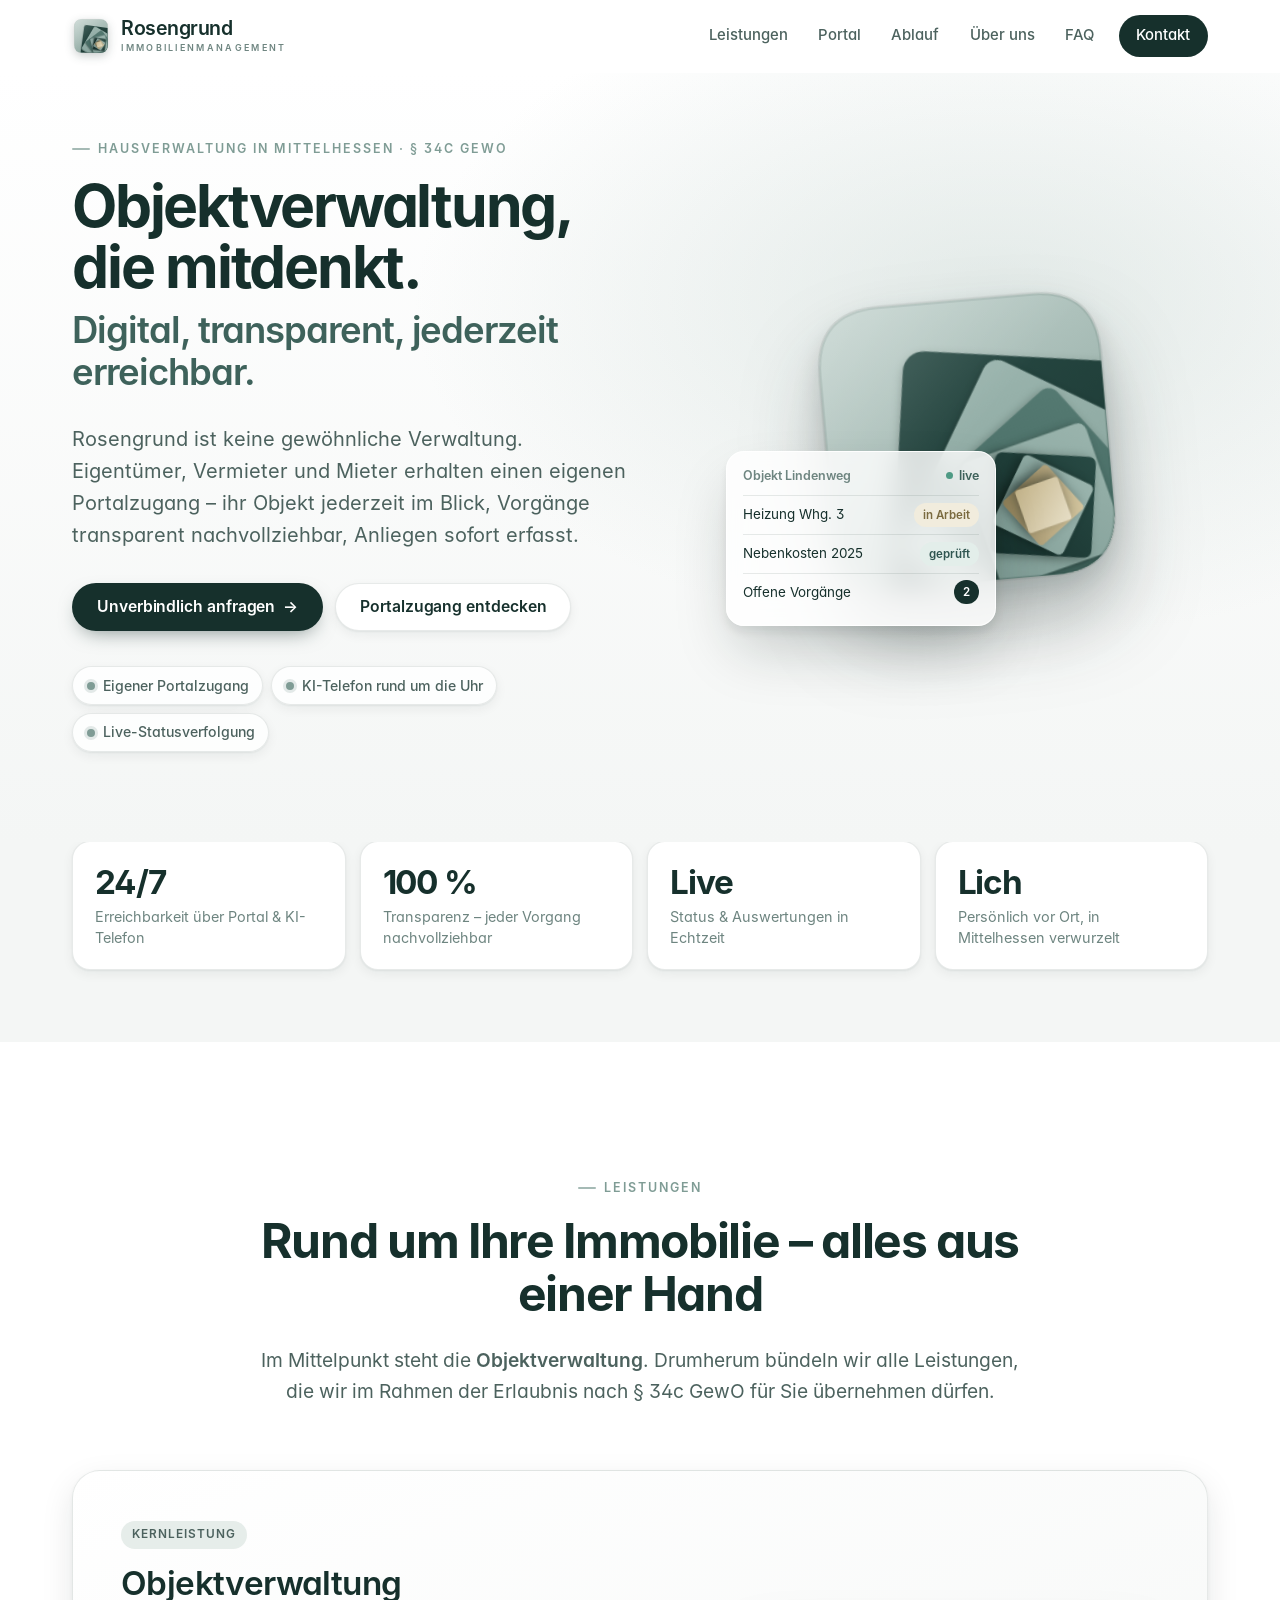
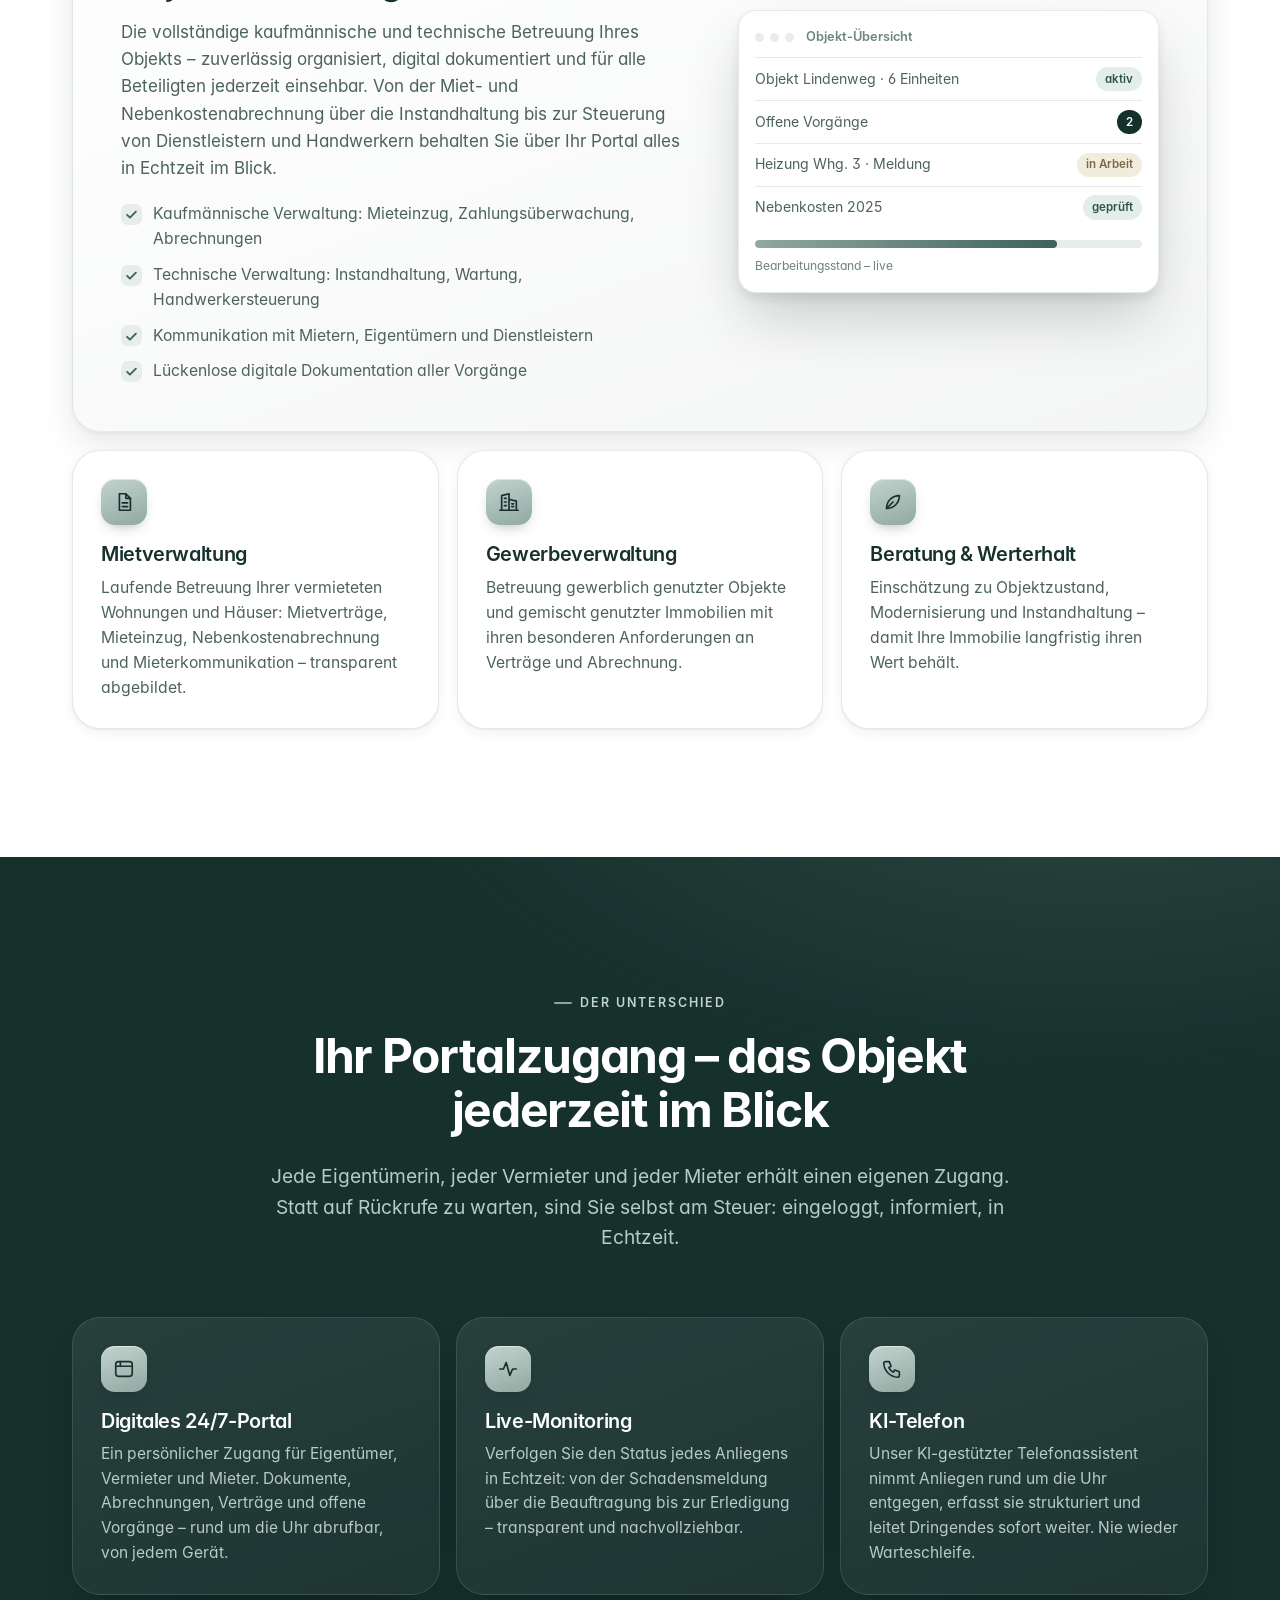
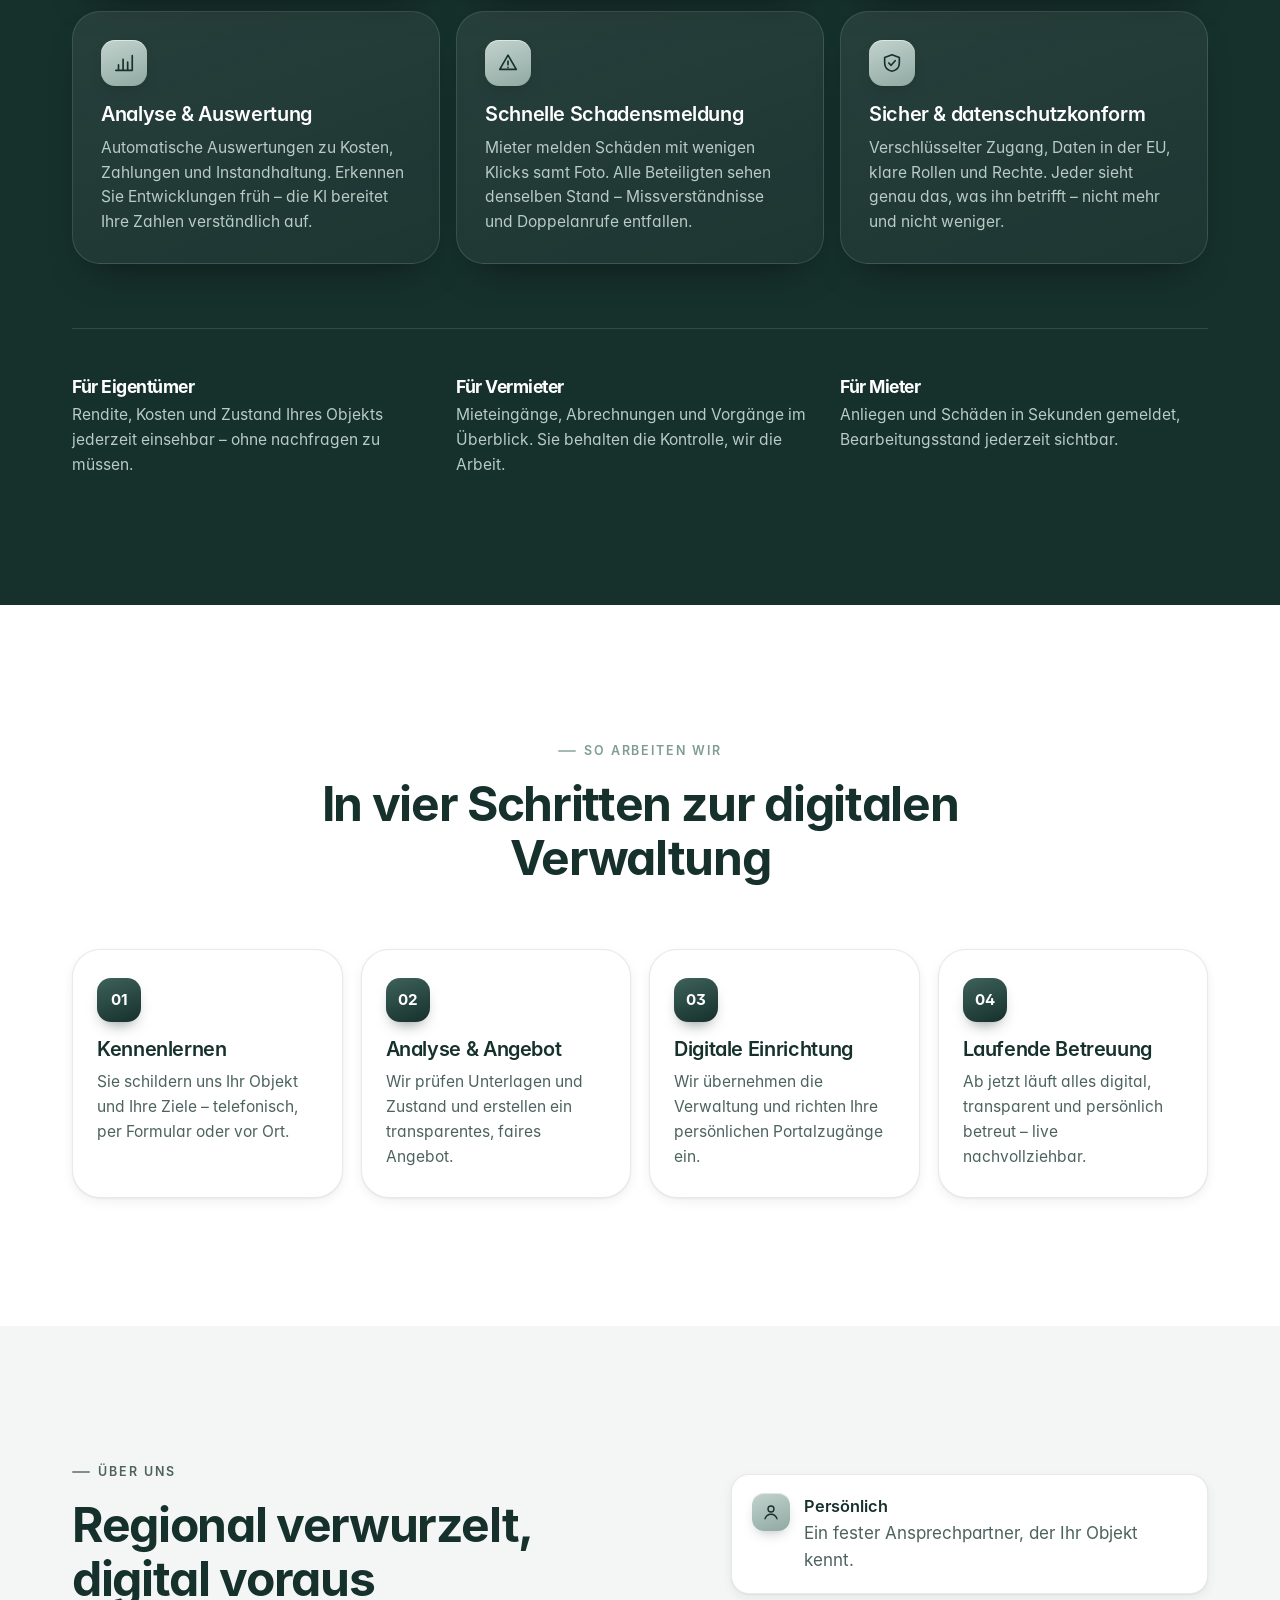
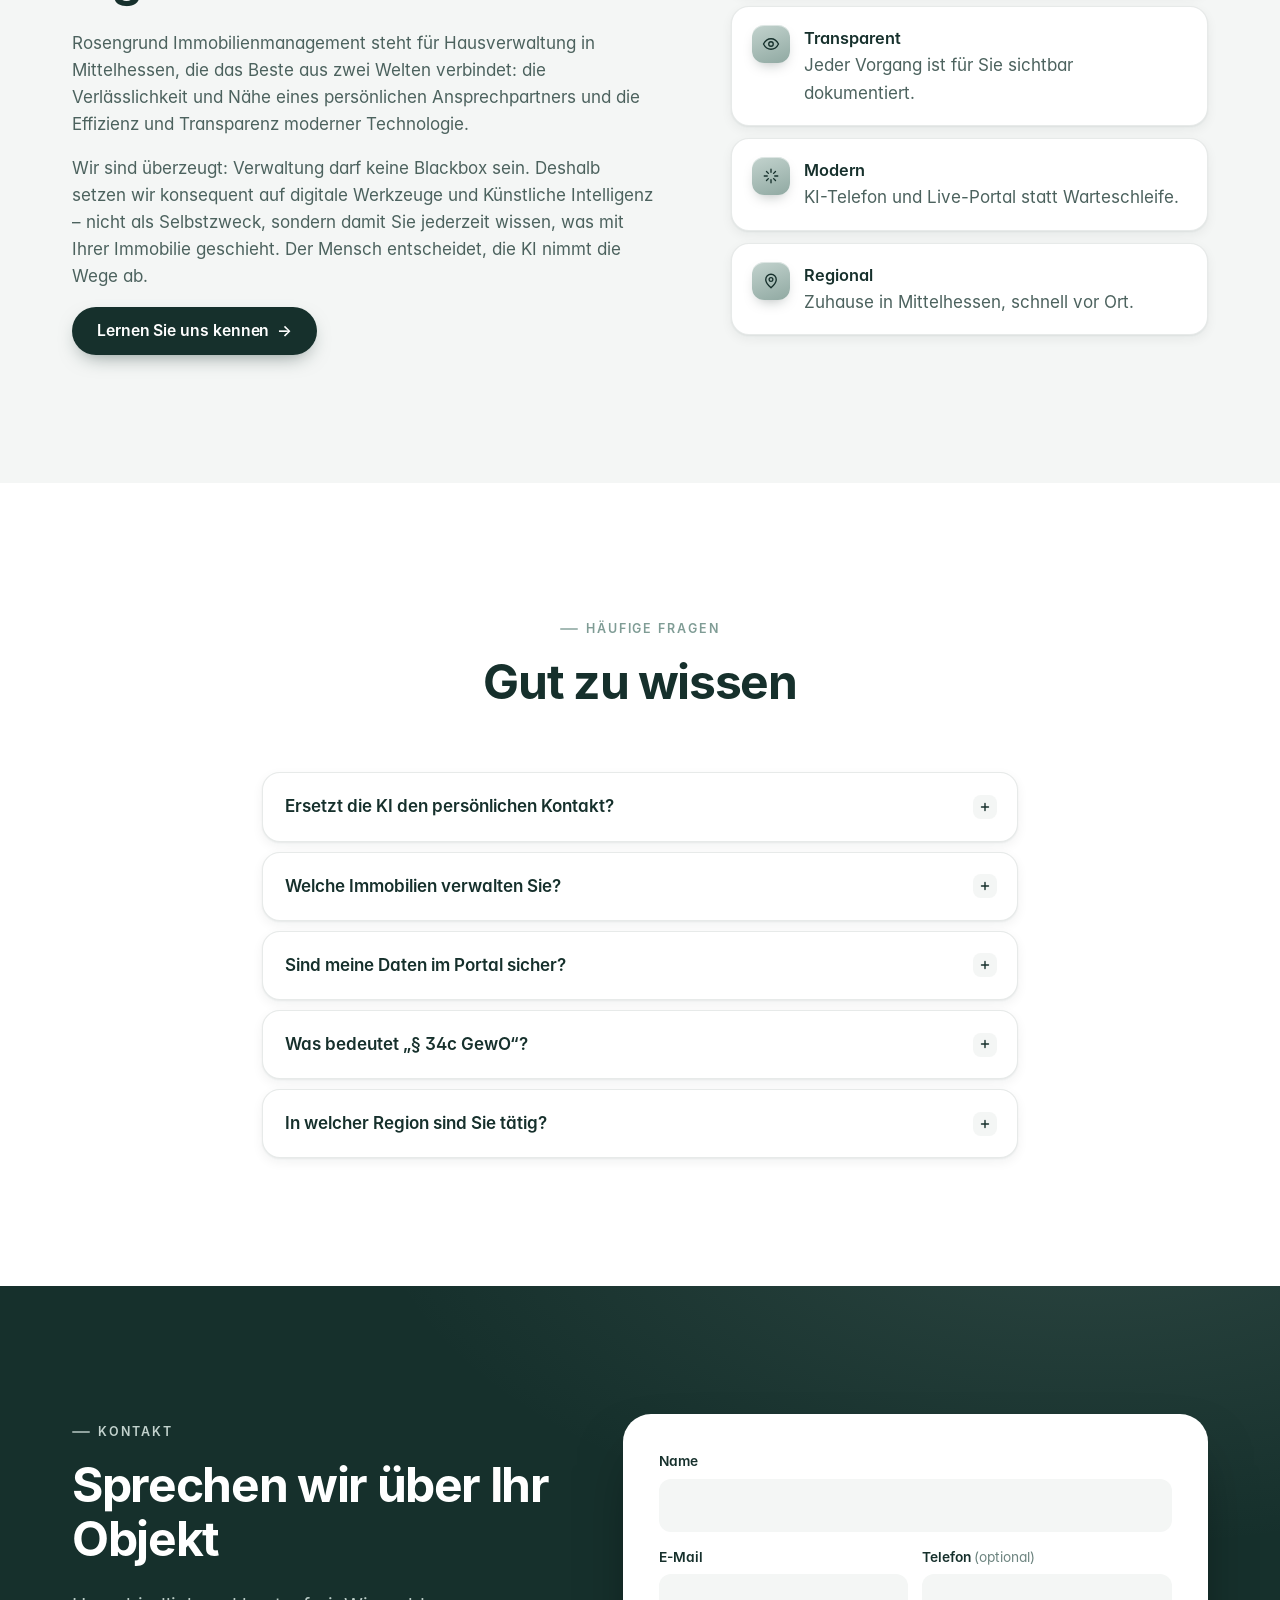
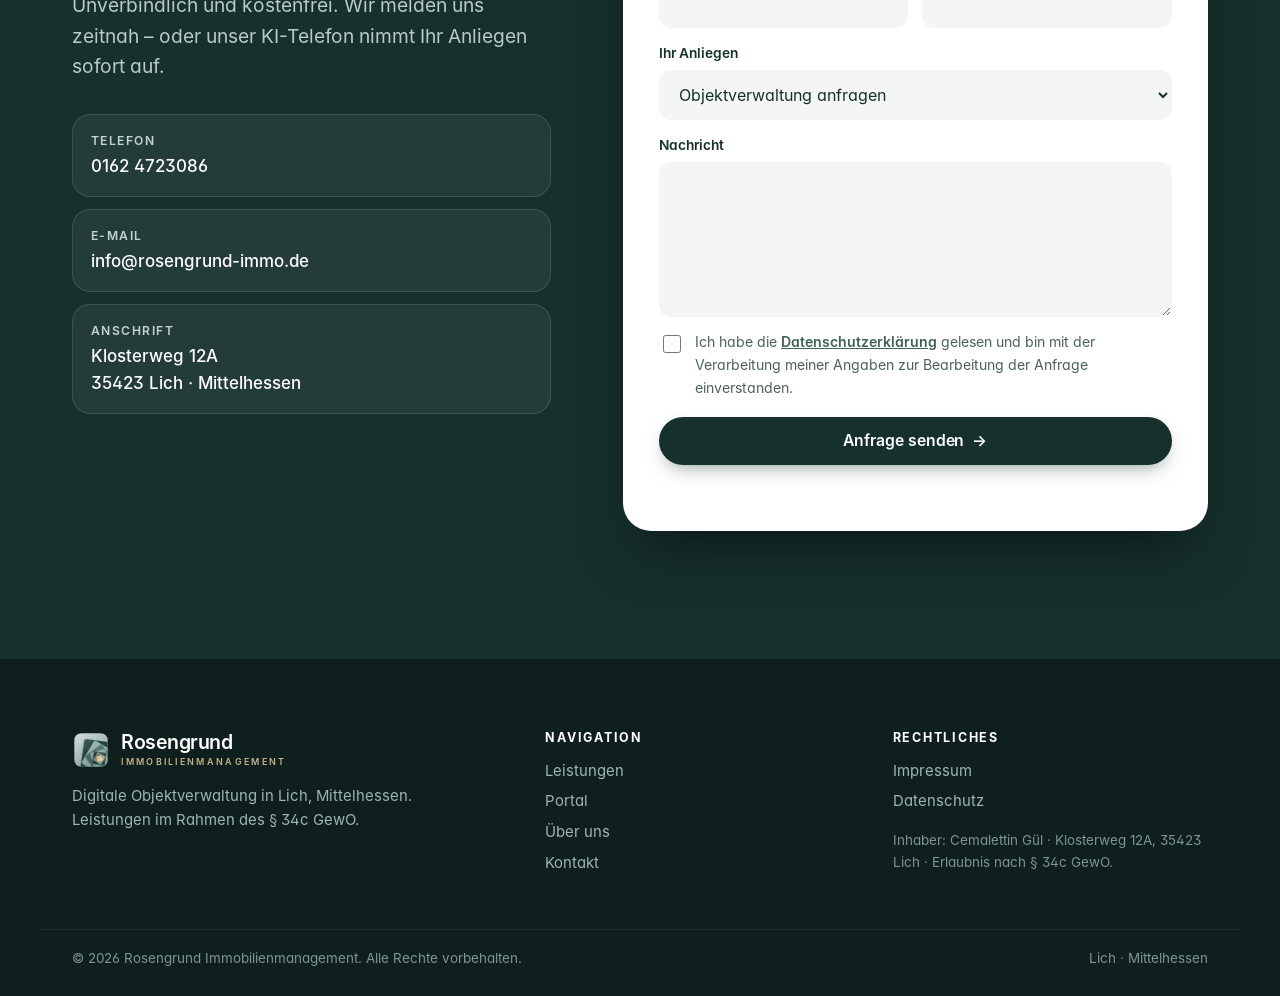
<file: index.html>
<!DOCTYPE html>
<html lang="de">
<head>
<meta charset="UTF-8">
<meta name="viewport" content="width=device-width, initial-scale=1.0">
<title>Rosengrund Immobilienmanagement – Objektverwaltung in Mittelhessen</title>
<meta name="description" content="Rosengrund Immobilienmanagement in Lich, Mittelhessen: moderne, digitale Objektverwaltung. Eigentümer, Vermieter und Mieter erhalten einen eigenen Portalzugang – ihr Objekt jederzeit im Blick. Leistungen nach § 34c GewO.">
<meta name="theme-color" content="#16302C">
<link rel="canonical" href="https://rosengrund-immo.de/">
<link rel="icon" href="favicon.ico" sizes="any">
<link rel="icon" href="favicon.svg" type="image/svg+xml">
<link rel="apple-touch-icon" href="apple-touch-icon.png">
<link rel="manifest" href="site.webmanifest">
<meta property="og:type" content="website">
<meta property="og:url" content="https://rosengrund-immo.de/">
<meta property="og:title" content="Rosengrund Immobilienmanagement – Objektverwaltung in Mittelhessen">
<meta property="og:description" content="Rosengrund Immobilienmanagement in Lich, Mittelhessen: moderne, digitale Objektverwaltung. Eigentümer, Vermieter und Mieter erhalten einen eigenen Portalzugang – ihr Objekt jederzeit im Blick. Leistungen nach § 34c GewO.">
<meta property="og:image" content="https://rosengrund-immo.de/assets/img/og-image.png">
<meta property="og:image:width" content="1200">
<meta property="og:image:height" content="630">
<meta property="og:locale" content="de_DE">
<meta name="twitter:card" content="summary_large_image">
<link rel="preload" href="assets/fonts/inter-semibold.woff2" as="font" type="font/woff2" crossorigin>
<link rel="stylesheet" href="assets/css/style.css">
<script>document.documentElement.classList.add('js');</script>
<script type="application/ld+json">{"@context": "https://schema.org", "@type": "LocalBusiness", "name": "Rosengrund Immobilienmanagement", "url": "https://rosengrund-immo.de/", "logo": "https://rosengrund-immo.de/assets/img/android-chrome-512.png", "image": "https://rosengrund-immo.de/assets/img/og-image.png", "telephone": "+49 162 4723086", "email": "info@rosengrund-immo.de", "address": {"@type": "PostalAddress", "streetAddress": "Klosterweg 12A", "postalCode": "35423", "addressLocality": "Lich", "addressRegion": "Hessen", "addressCountry": "DE"}, "areaServed": "Mittelhessen"}</script>
</head>
<body>
<a class="skip-link" href="#main">Zum Inhalt springen</a>

<header class="site-header" id="siteHeader">
  <div class="wrap header-inner">
    <a href="#top" class="brand" aria-label="Rosengrund Immobilienmanagement – Startseite">
      <img src="assets/img/zeichen.svg" alt="" class="brand-mark" width="38" height="38">
      <span class="brand-text"><span class="brand-name">Rosengrund</span><span class="brand-sub">Immobilienmanagement</span></span>
    </a>
    <nav class="main-nav" aria-label="Hauptnavigation">
      <button class="nav-toggle" aria-expanded="false" aria-controls="navList" id="navToggle">
        <span class="nav-toggle-bar"></span><span class="visually-hidden">Menü öffnen</span>
      </button>
      <ul id="navList" class="nav-list">
        <li><a href="#leistungen">Leistungen</a></li>
        <li><a href="#portal">Portal</a></li>
        <li><a href="#ablauf">Ablauf</a></li>
        <li><a href="#ueber-uns">Über uns</a></li>
        <li><a href="#faq">FAQ</a></li>
        <li><a href="#kontakt" class="nav-cta">Kontakt</a></li>
      </ul>
    </nav>
  </div>
</header>

<main id="main">
<span id="top"></span>

<!-- ================= HERO ================= -->
<section class="hero" aria-labelledby="hero-title">
  <div class="wrap hero-inner">
    <div>
      <p class="eyebrow reveal">Hausverwaltung in Mittelhessen · § 34c GewO</p>
      <h1 id="hero-title" class="reveal">Objektverwaltung, die mitdenkt.
        <span class="accent">Digital, transparent, jederzeit erreichbar.</span></h1>
      <p class="hero-lead reveal">Rosengrund ist keine gewöhnliche Verwaltung. Eigentümer, Vermieter und Mieter
        erhalten einen eigenen Portalzugang – ihr Objekt jederzeit im Blick, Vorgänge transparent
        nachvollziehbar, Anliegen sofort erfasst.</p>
      <div class="hero-actions reveal">
        <a href="#kontakt" class="btn btn-primary">Unverbindlich anfragen <span class="pfeil" aria-hidden="true">→</span></a>
        <a href="#portal" class="btn btn-ghost">Portalzugang entdecken</a>
      </div>
      <ul class="hero-badges reveal" aria-label="Kurzüberblick">
        <li><span class="badge-dot"></span>Eigener Portalzugang</li>
        <li><span class="badge-dot"></span>KI-Telefon rund um die Uhr</li>
        <li><span class="badge-dot"></span>Live-Statusverfolgung</li>
      </ul>
    </div>
    <div class="hero-art" aria-hidden="true">
      <img src="assets/img/zeichen.svg" alt="" class="hero-mark" width="320" height="320">
      <div class="hero-card">
        <div class="hc-kopf"><span>Objekt Lindenweg</span><span class="live-punkt">live</span></div>
        <div class="hc-zeile"><span>Heizung Whg. 3</span><span class="status status-arbeit">in Arbeit</span></div>
        <div class="hc-zeile"><span>Nebenkosten 2025</span><span class="status status-ok">geprüft</span></div>
        <div class="hc-zeile"><span>Offene Vorgänge</span><span class="status status-zahl">2</span></div>
      </div>
    </div>
  </div>
</section>

<!-- ================= KENNZAHLEN ================= -->
<section class="stats" aria-label="Kennzahlen">
  <div class="wrap stats-grid">
    <div class="stat reveal"><span class="stat-num">24/7</span><span class="stat-label">Erreichbarkeit über Portal &amp; KI-Telefon</span></div>
    <div class="stat reveal"><span class="stat-num">100&nbsp;%</span><span class="stat-label">Transparenz – jeder Vorgang nachvollziehbar</span></div>
    <div class="stat reveal"><span class="stat-num">Live</span><span class="stat-label">Status &amp; Auswertungen in Echtzeit</span></div>
    <div class="stat reveal"><span class="stat-num">Lich</span><span class="stat-label">Persönlich vor Ort, in Mittelhessen verwurzelt</span></div>
  </div>
</section>

<!-- ================= LEISTUNGEN ================= -->
<section id="leistungen" class="section" aria-labelledby="leistungen-title">
  <div class="wrap">
    <header class="section-head reveal">
      <p class="eyebrow">Leistungen</p>
      <h2 id="leistungen-title">Rund um Ihre Immobilie – alles aus einer Hand</h2>
      <p class="section-sub">Im Mittelpunkt steht die <strong>Objektverwaltung</strong>. Drumherum bündeln wir alle
        Leistungen, die wir im Rahmen der Erlaubnis nach § 34c GewO für Sie übernehmen dürfen.</p>
    </header>

    <article class="feature-card reveal">
      <div>
        <p class="tag">Kernleistung</p>
        <h3>Objektverwaltung</h3>
        <p>Die vollständige kaufmännische und technische Betreuung Ihres Objekts – zuverlässig organisiert,
          digital dokumentiert und für alle Beteiligten jederzeit einsehbar. Von der Miet- und
          Nebenkostenabrechnung über die Instandhaltung bis zur Steuerung von Dienstleistern und Handwerkern
          behalten Sie über Ihr Portal alles in Echtzeit im Blick.</p>
        <ul class="check-list">
          <li>Kaufmännische Verwaltung: Mieteinzug, Zahlungsüberwachung, Abrechnungen</li>
          <li>Technische Verwaltung: Instandhaltung, Wartung, Handwerkersteuerung</li>
          <li>Kommunikation mit Mietern, Eigentümern und Dienstleistern</li>
          <li>Lückenlose digitale Dokumentation aller Vorgänge</li>
        </ul>
      </div>
      <div aria-hidden="true">
        <div class="mini-portal">
          <div class="mini-portal-head"><span class="mp-dot"></span><span class="mp-dot"></span><span class="mp-dot"></span><span class="mp-title">Objekt-Übersicht</span></div>
          <div class="mini-row"><span>Objekt Lindenweg · 6 Einheiten</span><span class="status status-ok">aktiv</span></div>
          <div class="mini-row"><span>Offene Vorgänge</span><span class="status status-zahl">2</span></div>
          <div class="mini-row"><span>Heizung Whg. 3 · Meldung</span><span class="status status-arbeit">in Arbeit</span></div>
          <div class="mini-row"><span>Nebenkosten 2025</span><span class="status status-ok">geprüft</span></div>
          <div class="mini-bar"><i style="width:78%"></i></div>
          <span class="mini-cap">Bearbeitungsstand – live</span>
        </div>
      </div>
    </article>

    <div class="cards-grid">
      <article class="card reveal">
        <span class="ico"><svg viewBox="0 0 24 24" fill="none" stroke="currentColor" stroke-width="1.8" stroke-linecap="round" stroke-linejoin="round" aria-hidden="true"><path d="M7 3h7l5 5v13H7z"/><path d="M14 3v5h5M10 13h6M10 17h6"/></svg></span>
        <h3>Mietverwaltung</h3>
        <p>Laufende Betreuung Ihrer vermieteten Wohnungen und Häuser: Mietverträge, Mieteinzug,
          Nebenkostenabrechnung und Mieterkommunikation – transparent abgebildet.</p>
      </article>
      <article class="card reveal">
        <span class="ico"><svg viewBox="0 0 24 24" fill="none" stroke="currentColor" stroke-width="1.8" stroke-linecap="round" stroke-linejoin="round" aria-hidden="true"><path d="M4 21V5l8-2v18M12 9l8 2v10M2 21h20M7 8h2M7 12h2M7 16h2M15 14h2M15 17h2"/></svg></span>
        <h3>Gewerbeverwaltung</h3>
        <p>Betreuung gewerblich genutzter Objekte und gemischt genutzter Immobilien mit ihren besonderen
          Anforderungen an Verträge und Abrechnung.</p>
      </article>
      <article class="card reveal">
        <span class="ico"><svg viewBox="0 0 24 24" fill="none" stroke="currentColor" stroke-width="1.8" stroke-linecap="round" stroke-linejoin="round" aria-hidden="true"><path d="M5 19c0-8 6-14 14-14 0 8-6 14-14 14z"/><path d="M5 19l7-7"/></svg></span>
        <h3>Beratung &amp; Werterhalt</h3>
        <p>Einschätzung zu Objektzustand, Modernisierung und Instandhaltung – damit Ihre Immobilie
          langfristig ihren Wert behält.</p>
      </article>
    </div>
  </div>
</section>

<!-- ================= PORTAL ================= -->
<section id="portal" class="section section-dunkel" aria-labelledby="portal-title">
  <div class="wrap">
    <header class="section-head reveal">
      <p class="eyebrow">Der Unterschied</p>
      <h2 id="portal-title">Ihr Portalzugang – das Objekt jederzeit im Blick</h2>
      <p class="section-sub">Jede Eigentümerin, jeder Vermieter und jeder Mieter erhält einen eigenen Zugang.
        Statt auf Rückrufe zu warten, sind Sie selbst am Steuer: eingeloggt, informiert, in Echtzeit.</p>
    </header>

    <div class="portal-grid">
      <article class="glass reveal"><span class="ico"><svg viewBox="0 0 24 24" fill="none" stroke="currentColor" stroke-width="1.8" stroke-linecap="round" stroke-linejoin="round" aria-hidden="true"><rect x="3" y="4" width="18" height="16" rx="3"/><path d="M3 9h18M8 4v5"/></svg></span><h3>Digitales 24/7-Portal</h3>
        <p>Ein persönlicher Zugang für Eigentümer, Vermieter und Mieter. Dokumente, Abrechnungen, Verträge
          und offene Vorgänge – rund um die Uhr abrufbar, von jedem Gerät.</p></article>
      <article class="glass reveal"><span class="ico"><svg viewBox="0 0 24 24" fill="none" stroke="currentColor" stroke-width="1.8" stroke-linecap="round" stroke-linejoin="round" aria-hidden="true"><path d="M3 12h4l3-7 4 14 3-7h4"/></svg></span><h3>Live-Monitoring</h3>
        <p>Verfolgen Sie den Status jedes Anliegens in Echtzeit: von der Schadensmeldung über die
          Beauftragung bis zur Erledigung – transparent und nachvollziehbar.</p></article>
      <article class="glass reveal"><span class="ico"><svg viewBox="0 0 24 24" fill="none" stroke="currentColor" stroke-width="1.8" stroke-linecap="round" stroke-linejoin="round" aria-hidden="true"><path d="M5 4h4l2 5-2.5 1.5a11 11 0 0 0 5 5L15 13l5 2v4a2 2 0 0 1-2 2A16 16 0 0 1 3 6a2 2 0 0 1 2-2z"/></svg></span><h3>KI-Telefon</h3>
        <p>Unser KI-gestützter Telefonassistent nimmt Anliegen rund um die Uhr entgegen, erfasst sie
          strukturiert und leitet Dringendes sofort weiter. Nie wieder Warteschleife.</p></article>
      <article class="glass reveal"><span class="ico"><svg viewBox="0 0 24 24" fill="none" stroke="currentColor" stroke-width="1.8" stroke-linecap="round" stroke-linejoin="round" aria-hidden="true"><path d="M3 20h18M6 20v-6M11 20V8M16 20v-9M21 20V4"/></svg></span><h3>Analyse &amp; Auswertung</h3>
        <p>Automatische Auswertungen zu Kosten, Zahlungen und Instandhaltung. Erkennen Sie Entwicklungen
          früh – die KI bereitet Ihre Zahlen verständlich auf.</p></article>
      <article class="glass reveal"><span class="ico"><svg viewBox="0 0 24 24" fill="none" stroke="currentColor" stroke-width="1.8" stroke-linecap="round" stroke-linejoin="round" aria-hidden="true"><path d="M12 3.5l9 15.5H3z"/><path d="M12 10v4M12 16.8v.2"/></svg></span><h3>Schnelle Schadensmeldung</h3>
        <p>Mieter melden Schäden mit wenigen Klicks samt Foto. Alle Beteiligten sehen denselben Stand –
          Missverständnisse und Doppelanrufe entfallen.</p></article>
      <article class="glass reveal"><span class="ico"><svg viewBox="0 0 24 24" fill="none" stroke="currentColor" stroke-width="1.8" stroke-linecap="round" stroke-linejoin="round" aria-hidden="true"><path d="M12 3l8 3v6c0 5-3.5 8-8 9-4.5-1-8-4-8-9V6z"/><path d="M8.5 12l2.5 2.5 4.5-5"/></svg></span><h3>Sicher &amp; datenschutzkonform</h3>
        <p>Verschlüsselter Zugang, Daten in der EU, klare Rollen und Rechte. Jeder sieht genau das, was ihn
          betrifft – nicht mehr und nicht weniger.</p></article>
    </div>

    <div class="audience reveal">
      <div><h4>Für Eigentümer</h4><p>Rendite, Kosten und Zustand Ihres Objekts jederzeit einsehbar – ohne nachfragen zu müssen.</p></div>
      <div><h4>Für Vermieter</h4><p>Mieteingänge, Abrechnungen und Vorgänge im Überblick. Sie behalten die Kontrolle, wir die Arbeit.</p></div>
      <div><h4>Für Mieter</h4><p>Anliegen und Schäden in Sekunden gemeldet, Bearbeitungsstand jederzeit sichtbar.</p></div>
    </div>
  </div>
</section>

<!-- ================= ABLAUF ================= -->
<section id="ablauf" class="section" aria-labelledby="ablauf-title">
  <div class="wrap">
    <header class="section-head reveal">
      <p class="eyebrow">So arbeiten wir</p>
      <h2 id="ablauf-title">In vier Schritten zur digitalen Verwaltung</h2>
    </header>
    <ol class="steps">
      <li class="step reveal"><span class="step-num">01</span><h3>Kennenlernen</h3>
        <p>Sie schildern uns Ihr Objekt und Ihre Ziele – telefonisch, per Formular oder vor Ort.</p></li>
      <li class="step reveal"><span class="step-num">02</span><h3>Analyse &amp; Angebot</h3>
        <p>Wir prüfen Unterlagen und Zustand und erstellen ein transparentes, faires Angebot.</p></li>
      <li class="step reveal"><span class="step-num">03</span><h3>Digitale Einrichtung</h3>
        <p>Wir übernehmen die Verwaltung und richten Ihre persönlichen Portalzugänge ein.</p></li>
      <li class="step reveal"><span class="step-num">04</span><h3>Laufende Betreuung</h3>
        <p>Ab jetzt läuft alles digital, transparent und persönlich betreut – live nachvollziehbar.</p></li>
    </ol>
  </div>
</section>

<!-- ================= ÜBER UNS ================= -->
<section id="ueber-uns" class="section section-kuehl" aria-labelledby="ueber-title">
  <div class="wrap about-grid">
    <div class="reveal">
      <p class="eyebrow">Über uns</p>
      <h2 id="ueber-title">Regional verwurzelt, digital voraus</h2>
      <p>Rosengrund Immobilienmanagement steht für Hausverwaltung in Mittelhessen, die das Beste aus zwei
        Welten verbindet: die Verlässlichkeit und Nähe eines persönlichen Ansprechpartners und die Effizienz
        und Transparenz moderner Technologie.</p>
      <p>Wir sind überzeugt: Verwaltung darf keine Blackbox sein. Deshalb setzen wir konsequent auf digitale
        Werkzeuge und Künstliche Intelligenz – nicht als Selbstzweck, sondern damit Sie jederzeit wissen, was
        mit Ihrer Immobilie geschieht. Der Mensch entscheidet, die KI nimmt die Wege ab.</p>
      <a href="#kontakt" class="btn btn-primary">Lernen Sie uns kennen <span class="pfeil" aria-hidden="true">→</span></a>
    </div>
    <ul class="about-points reveal" aria-label="Warum Rosengrund">
      <li><span class="ico"><svg viewBox="0 0 24 24" fill="none" stroke="currentColor" stroke-width="1.8" stroke-linecap="round" stroke-linejoin="round" aria-hidden="true"><circle cx="12" cy="8" r="4"/><path d="M4 21c1.5-4 4.5-6 8-6s6.5 2 8 6"/></svg></span><span><strong>Persönlich</strong>Ein fester Ansprechpartner, der Ihr Objekt kennt.</span></li>
      <li><span class="ico"><svg viewBox="0 0 24 24" fill="none" stroke="currentColor" stroke-width="1.8" stroke-linecap="round" stroke-linejoin="round" aria-hidden="true"><path d="M2 12s3.5-7 10-7 10 7 10 7-3.5 7-10 7S2 12 2 12z"/><circle cx="12" cy="12" r="3"/></svg></span><span><strong>Transparent</strong>Jeder Vorgang ist für Sie sichtbar dokumentiert.</span></li>
      <li><span class="ico"><svg viewBox="0 0 24 24" fill="none" stroke="currentColor" stroke-width="1.8" stroke-linecap="round" stroke-linejoin="round" aria-hidden="true"><path d="M12 3v4M12 17v4M3 12h4M17 12h4M6 6l2.5 2.5M15.5 15.5L18 18M6 18l2.5-2.5M15.5 8.5L18 6"/></svg></span><span><strong>Modern</strong>KI-Telefon und Live-Portal statt Warteschleife.</span></li>
      <li><span class="ico"><svg viewBox="0 0 24 24" fill="none" stroke="currentColor" stroke-width="1.8" stroke-linecap="round" stroke-linejoin="round" aria-hidden="true"><path d="M12 21s-7-6-7-11a7 7 0 0 1 14 0c0 5-7 11-7 11z"/><circle cx="12" cy="10" r="2.5"/></svg></span><span><strong>Regional</strong>Zuhause in Mittelhessen, schnell vor Ort.</span></li>
    </ul>
  </div>
</section>

<!-- ================= FAQ ================= -->
<section id="faq" class="section" aria-labelledby="faq-title">
  <div class="wrap wrap-schmal">
    <header class="section-head reveal">
      <p class="eyebrow">Häufige Fragen</p>
      <h2 id="faq-title">Gut zu wissen</h2>
    </header>
    <div class="faq-list">
      <details class="faq reveal"><summary>Ersetzt die KI den persönlichen Kontakt?</summary>
        <p>Nein. Die KI erledigt Routine – Anliegen erfassen, Status pflegen, Zahlen aufbereiten. Entscheidungen
          und die persönliche Betreuung bleiben in menschlicher Hand. Sie erreichen uns weiterhin persönlich.</p></details>
      <details class="faq reveal"><summary>Welche Immobilien verwalten Sie?</summary>
        <p>Wir betreuen vermietete Wohnungen und Häuser (Mietverwaltung) sowie gewerblich genutzte Objekte. Der
          Schwerpunkt liegt auf der persönlichen Objektverwaltung.</p></details>
      <details class="faq reveal"><summary>Sind meine Daten im Portal sicher?</summary>
        <p>Ja. Der Zugang ist verschlüsselt, Daten werden in der EU verarbeitet und über ein Rollen- und
          Rechtekonzept sieht jeder nur das, was ihn betrifft. Details regelt unsere
          <a class="link" href="datenschutz.html">Datenschutzerklärung</a>.</p></details>
      <details class="faq reveal"><summary>Was bedeutet „§ 34c GewO“?</summary>
        <p>Das ist die gewerberechtliche Erlaubnis für Immobilienverwaltung und -vermittlung. Wir erbringen
          ausschließlich Leistungen, die von dieser Erlaubnis gedeckt sind.</p></details>
      <details class="faq reveal"><summary>In welcher Region sind Sie tätig?</summary>
        <p>In ganz Mittelhessen und Umgebung. Fragen Sie einfach an – gern prüfen wir, ob Ihr Objekt in unserem
          Einzugsgebiet liegt.</p></details>
    </div>
  </div>
</section>

<!-- ================= KONTAKT ================= -->
<section id="kontakt" class="section section-dunkel" aria-labelledby="kontakt-title">
  <div class="wrap contact-grid">
    <div class="reveal">
      <p class="eyebrow">Kontakt</p>
      <h2 id="kontakt-title">Sprechen wir über Ihr Objekt</h2>
      <p class="section-sub">Unverbindlich und kostenfrei. Wir melden uns zeitnah – oder unser KI-Telefon nimmt
        Ihr Anliegen sofort auf.</p>
      <ul class="contact-list">
        <li><span class="c-label">Telefon</span><a href="tel:+491624723086" class="c-value">0162 4723086</a></li>
        <li><span class="c-label">E-Mail</span><a href="mailto:info@rosengrund-immo.de" class="c-value">info@rosengrund-immo.de</a></li>
        <li><span class="c-label">Anschrift</span><span class="c-value">Klosterweg 12A<br>35423 Lich · Mittelhessen</span></li>
      </ul>
    </div>

    <form class="contact-form reveal" id="contactForm" novalidate>
      <div class="field"><label for="name">Name</label>
        <input type="text" id="name" name="name" autocomplete="name" required></div>
      <div class="field-row">
        <div class="field"><label for="email">E-Mail</label>
          <input type="email" id="email" name="email" autocomplete="email" required></div>
        <div class="field"><label for="phone">Telefon <span class="opt">(optional)</span></label>
          <input type="tel" id="phone" name="phone" autocomplete="tel"></div>
      </div>
      <div class="field"><label for="subject">Ihr Anliegen</label>
        <select id="subject" name="subject">
          <option>Objektverwaltung anfragen</option>
          <option>Mietverwaltung</option>
          <option>Gewerbeverwaltung</option>
          <option>Beratung</option>
          <option>Portalzugang</option>
          <option>Sonstiges</option>
        </select></div>
      <div class="field"><label for="message">Nachricht</label>
        <textarea id="message" name="message" rows="5" required></textarea></div>
      <!-- Spam-Schutz: nicht entfernen -->
      <div class="hp" aria-hidden="true"><label for="website">Website</label>
        <input type="text" id="website" name="website" tabindex="-1" autocomplete="off"></div>
      <label class="consent">
        <input type="checkbox" id="consent" name="consent" required>
        <span>Ich habe die <a href="datenschutz.html" class="link" target="_blank" rel="noopener">Datenschutzerklärung</a> gelesen und bin mit der
          Verarbeitung meiner Angaben zur Bearbeitung der Anfrage einverstanden.</span>
      </label>
      <button type="submit" class="btn btn-primary btn-block">Anfrage senden <span class="pfeil" aria-hidden="true">→</span></button>
      <p class="form-note" id="formNote" role="status" aria-live="polite"></p>
    </form>
  </div>
</section>
</main>

<footer class="site-footer">
  <div class="wrap footer-grid">
    <div class="footer-brand">
      <a href="#top" class="brand" aria-label="Rosengrund Immobilienmanagement – Startseite">
      <img src="assets/img/zeichen.svg" alt="" class="brand-mark" width="38" height="38">
      <span class="brand-text"><span class="brand-name">Rosengrund</span><span class="brand-sub">Immobilienmanagement</span></span>
    </a>
      <p>Digitale Objektverwaltung in Lich, Mittelhessen.<br>Leistungen im Rahmen des § 34c GewO.</p>
    </div>
    <nav class="footer-nav" aria-label="Footer-Navigation">
      <h4>Navigation</h4>
      <ul>
        <li><a href="#leistungen">Leistungen</a></li>
        <li><a href="#portal">Portal</a></li>
        <li><a href="#ueber-uns">Über uns</a></li>
        <li><a href="#kontakt">Kontakt</a></li>
      </ul>
    </nav>
    <nav class="footer-nav" aria-label="Rechtliches">
      <h4>Rechtliches</h4>
      <ul>
        <li><a href="impressum.html">Impressum</a></li>
        <li><a href="datenschutz.html">Datenschutz</a></li>
      </ul>
      <p class="footer-legal">Inhaber: Cemalettin Gül · Klosterweg 12A, 35423 Lich · Erlaubnis nach § 34c GewO.</p>
    </nav>
  </div>
  <div class="wrap footer-bottom">
    <p>© <span data-jahr>2026</span> Rosengrund Immobilienmanagement. Alle Rechte vorbehalten.</p>
    <p>Lich · Mittelhessen</p>
  </div>
</footer>
<script src="assets/js/main.js"></script>
</body>
</html>
</file>
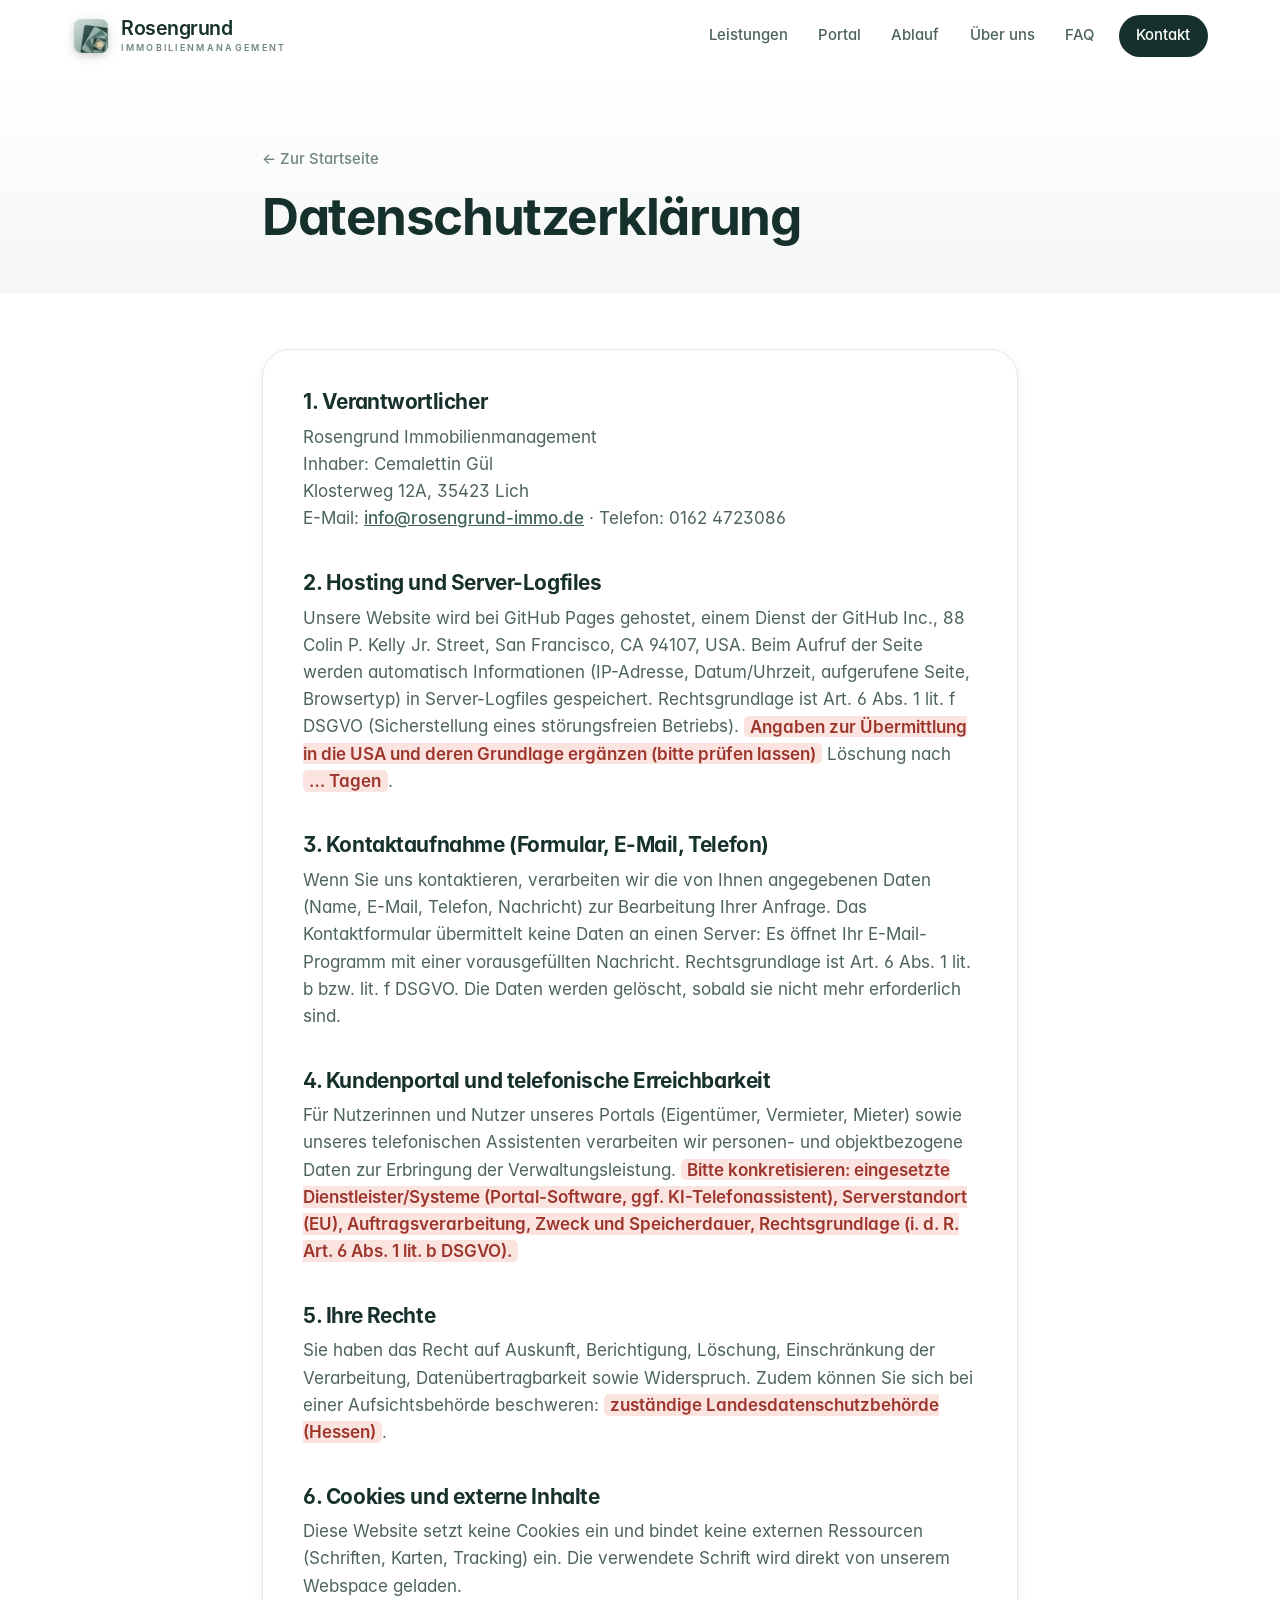
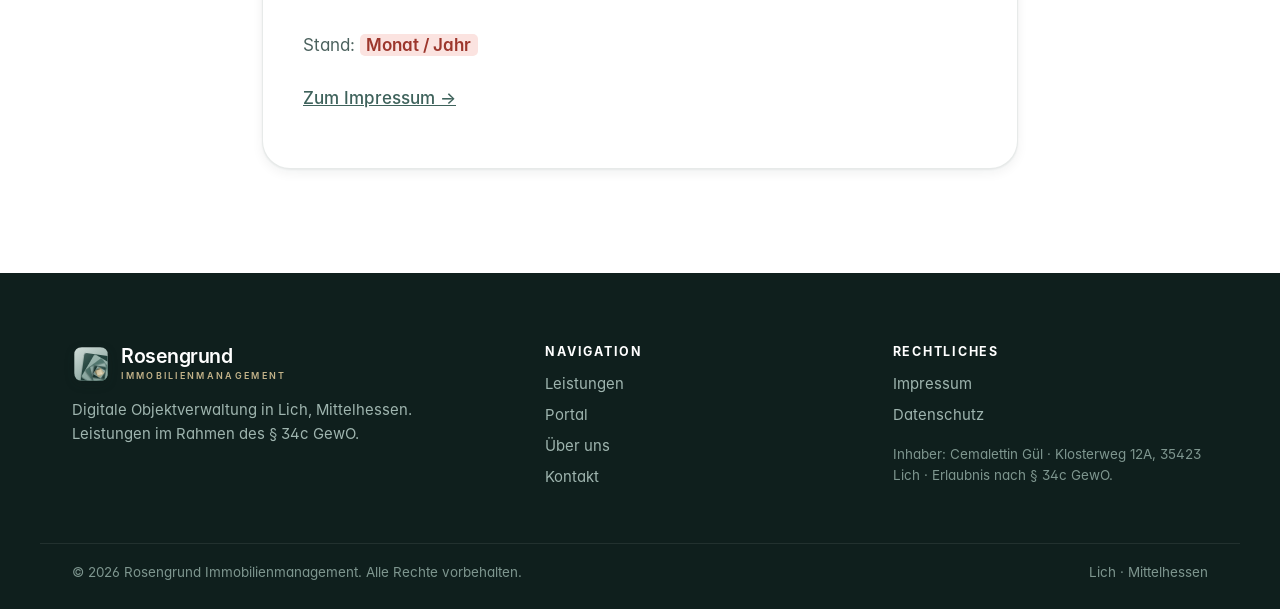
<file: datenschutz.html>
<!DOCTYPE html>
<html lang="de">
<head>
<meta charset="UTF-8">
<meta name="viewport" content="width=device-width, initial-scale=1.0">
<title>Datenschutz – Rosengrund Immobilienmanagement</title>
<meta name="description" content="Datenschutzerklärung von Rosengrund Immobilienmanagement, Lich.">
<meta name="robots" content="noindex">
<meta name="theme-color" content="#16302C">
<link rel="canonical" href="https://rosengrund-immo.de/datenschutz.html">
<link rel="icon" href="favicon.ico" sizes="any">
<link rel="icon" href="favicon.svg" type="image/svg+xml">
<link rel="apple-touch-icon" href="apple-touch-icon.png">
<link rel="manifest" href="site.webmanifest">
<link rel="preload" href="assets/fonts/inter-semibold.woff2" as="font" type="font/woff2" crossorigin>
<link rel="stylesheet" href="assets/css/style.css">
<script>document.documentElement.classList.add('js');</script>
</head>
<body>
<a class="skip-link" href="#main">Zum Inhalt springen</a>

<header class="site-header" id="siteHeader">
  <div class="wrap header-inner">
    <a href="index.html" class="brand" aria-label="Rosengrund Immobilienmanagement – Startseite">
      <img src="assets/img/zeichen.svg" alt="" class="brand-mark" width="38" height="38">
      <span class="brand-text"><span class="brand-name">Rosengrund</span><span class="brand-sub">Immobilienmanagement</span></span>
    </a>
    <nav class="main-nav" aria-label="Hauptnavigation">
      <button class="nav-toggle" aria-expanded="false" aria-controls="navList" id="navToggle">
        <span class="nav-toggle-bar"></span><span class="visually-hidden">Menü öffnen</span>
      </button>
      <ul id="navList" class="nav-list">
        <li><a href="index.html#leistungen">Leistungen</a></li>
        <li><a href="index.html#portal">Portal</a></li>
        <li><a href="index.html#ablauf">Ablauf</a></li>
        <li><a href="index.html#ueber-uns">Über uns</a></li>
        <li><a href="index.html#faq">FAQ</a></li>
        <li><a href="index.html#kontakt" class="nav-cta">Kontakt</a></li>
      </ul>
    </nav>
  </div>
</header>

<main id="main">
<section class="legal-hero">
  <div class="wrap wrap-schmal">
    <a href="index.html" class="zurueck">← Zur Startseite</a>
    <h1>Datenschutzerklärung</h1>
  </div>
</section>
<section class="legal">
  <div class="wrap wrap-schmal"><div class="karte">

  <h2>1. Verantwortlicher</h2>
  <p>Rosengrund Immobilienmanagement<br>Inhaber: Cemalettin Gül<br>Klosterweg 12A, 35423 Lich<br>
    E-Mail: <a href="mailto:info@rosengrund-immo.de">info@rosengrund-immo.de</a> · Telefon: 0162 4723086</p>

  <h2>2. Hosting und Server-Logfiles</h2>
  <p>Unsere Website wird bei GitHub Pages gehostet, einem Dienst der GitHub Inc., 88 Colin P. Kelly Jr. Street, San Francisco, CA 94107, USA.
    Beim Aufruf der Seite werden automatisch Informationen (IP-Adresse, Datum/Uhrzeit, aufgerufene Seite, Browsertyp) in Server-Logfiles
    gespeichert. Rechtsgrundlage ist Art. 6 Abs. 1 lit. f DSGVO (Sicherstellung eines störungsfreien Betriebs).
    <span class="ph">Angaben zur Übermittlung in die USA und deren Grundlage ergänzen (bitte prüfen lassen)</span>
    Löschung nach <span class="ph">… Tagen</span>.</p>

  <h2>3. Kontaktaufnahme (Formular, E-Mail, Telefon)</h2>
  <p>Wenn Sie uns kontaktieren, verarbeiten wir die von Ihnen angegebenen Daten (Name, E-Mail, Telefon, Nachricht) zur Bearbeitung Ihrer
    Anfrage. Das Kontaktformular übermittelt keine Daten an einen Server: Es öffnet Ihr E-Mail-Programm mit einer vorausgefüllten Nachricht.
    Rechtsgrundlage ist Art. 6 Abs. 1 lit. b bzw. lit. f DSGVO. Die Daten werden gelöscht, sobald sie nicht mehr erforderlich sind.</p>

  <h2>4. Kundenportal und telefonische Erreichbarkeit</h2>
  <p>Für Nutzerinnen und Nutzer unseres Portals (Eigentümer, Vermieter, Mieter) sowie unseres telefonischen Assistenten verarbeiten wir
    personen- und objektbezogene Daten zur Erbringung der Verwaltungsleistung.
    <span class="ph">Bitte konkretisieren: eingesetzte Dienstleister/Systeme (Portal-Software, ggf. KI-Telefonassistent), Serverstandort (EU), Auftragsverarbeitung, Zweck und Speicherdauer, Rechtsgrundlage (i. d. R. Art. 6 Abs. 1 lit. b DSGVO).</span></p>

  <h2>5. Ihre Rechte</h2>
  <p>Sie haben das Recht auf Auskunft, Berichtigung, Löschung, Einschränkung der Verarbeitung, Datenübertragbarkeit sowie Widerspruch.
    Zudem können Sie sich bei einer Aufsichtsbehörde beschweren: <span class="ph">zuständige Landesdatenschutzbehörde (Hessen)</span>.</p>

  <h2>6. Cookies und externe Inhalte</h2>
  <p>Diese Website setzt keine Cookies ein und bindet keine externen Ressourcen (Schriften, Karten, Tracking) ein. Die verwendete Schrift
    wird direkt von unserem Webspace geladen.</p>

  <p style="margin-top:2rem">Stand: <span class="ph">Monat / Jahr</span></p>
  <p style="margin-top:1.6rem"><a href="impressum.html">Zum Impressum →</a></p>
  </div></div>
</section>
</main>

<footer class="site-footer">
  <div class="wrap footer-grid">
    <div class="footer-brand">
      <a href="index.html" class="brand" aria-label="Rosengrund Immobilienmanagement – Startseite">
      <img src="assets/img/zeichen.svg" alt="" class="brand-mark" width="38" height="38">
      <span class="brand-text"><span class="brand-name">Rosengrund</span><span class="brand-sub">Immobilienmanagement</span></span>
    </a>
      <p>Digitale Objektverwaltung in Lich, Mittelhessen.<br>Leistungen im Rahmen des § 34c GewO.</p>
    </div>
    <nav class="footer-nav" aria-label="Footer-Navigation">
      <h4>Navigation</h4>
      <ul>
        <li><a href="index.html#leistungen">Leistungen</a></li>
        <li><a href="index.html#portal">Portal</a></li>
        <li><a href="index.html#ueber-uns">Über uns</a></li>
        <li><a href="index.html#kontakt">Kontakt</a></li>
      </ul>
    </nav>
    <nav class="footer-nav" aria-label="Rechtliches">
      <h4>Rechtliches</h4>
      <ul>
        <li><a href="impressum.html">Impressum</a></li>
        <li><a href="datenschutz.html">Datenschutz</a></li>
      </ul>
      <p class="footer-legal">Inhaber: Cemalettin Gül · Klosterweg 12A, 35423 Lich · Erlaubnis nach § 34c GewO.</p>
    </nav>
  </div>
  <div class="wrap footer-bottom">
    <p>© <span data-jahr>2026</span> Rosengrund Immobilienmanagement. Alle Rechte vorbehalten.</p>
    <p>Lich · Mittelhessen</p>
  </div>
</footer>
<script src="assets/js/main.js"></script>
</body>
</html>
</file>
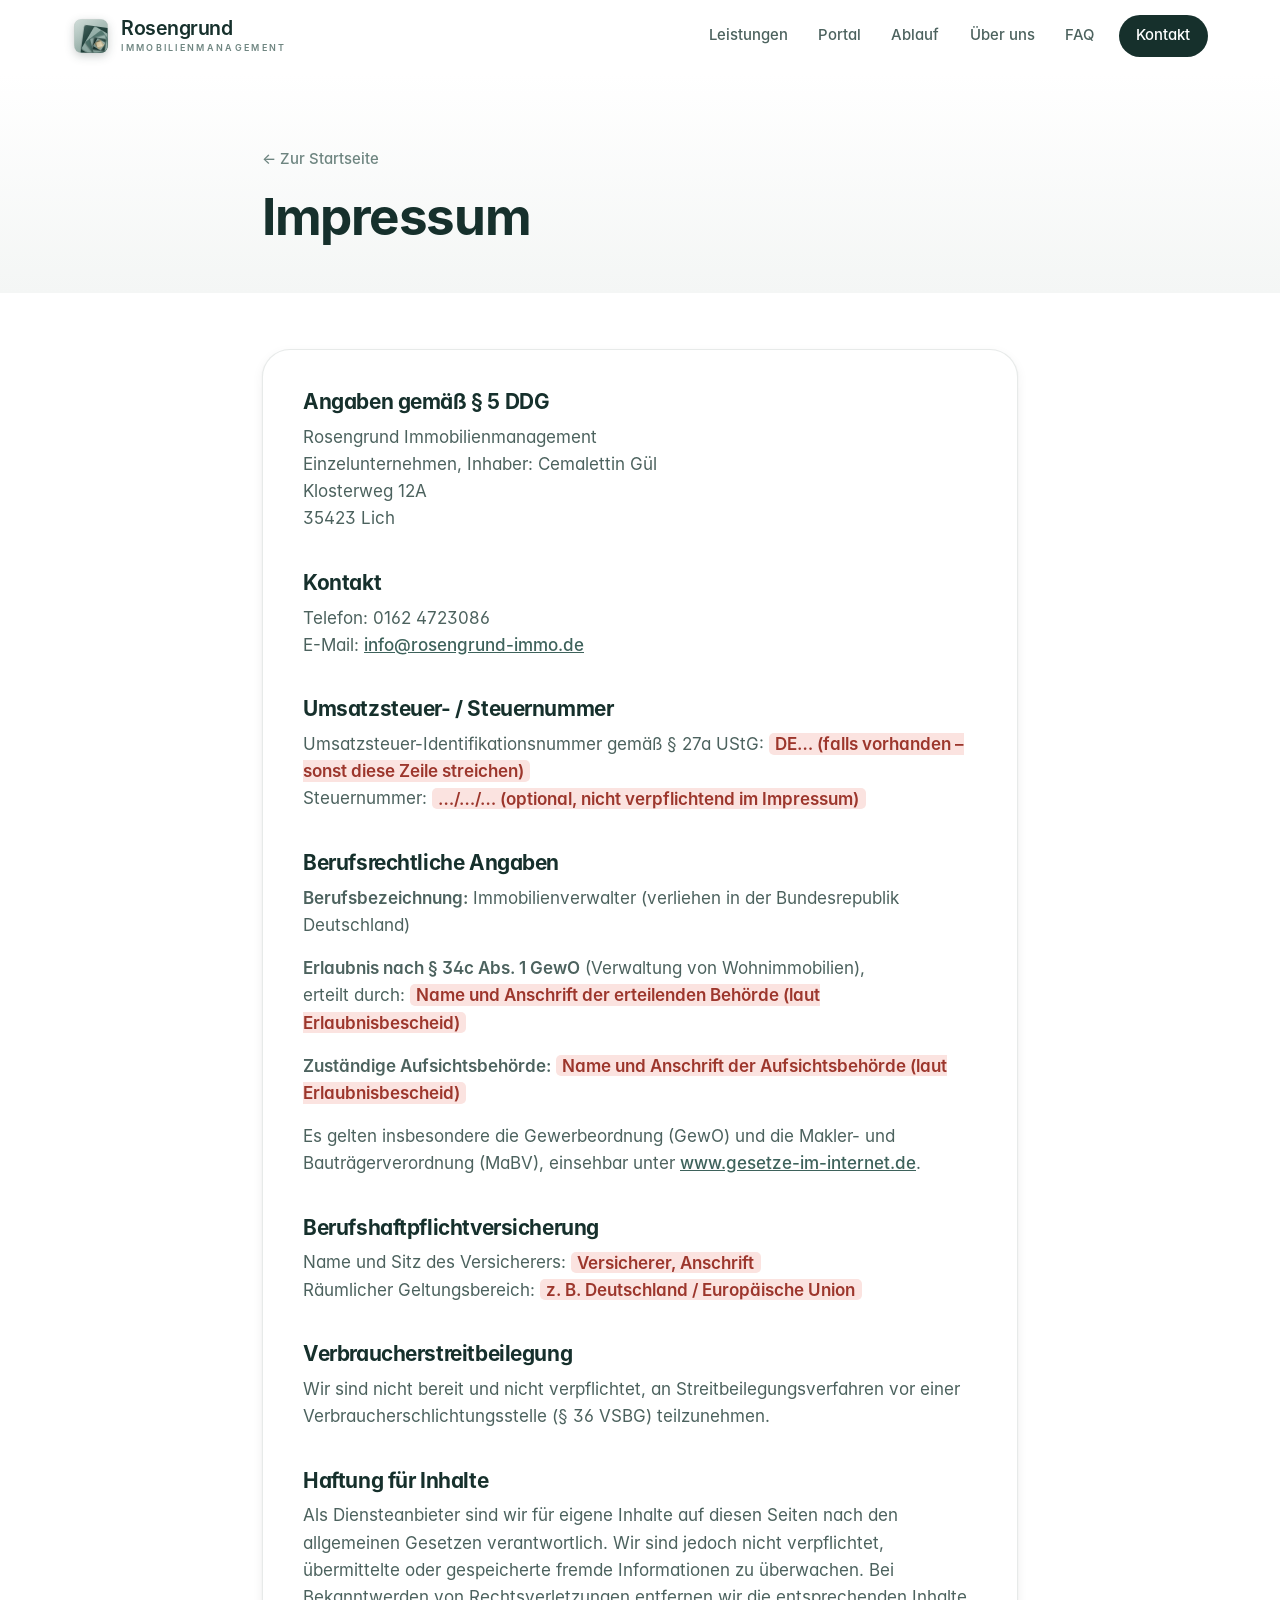
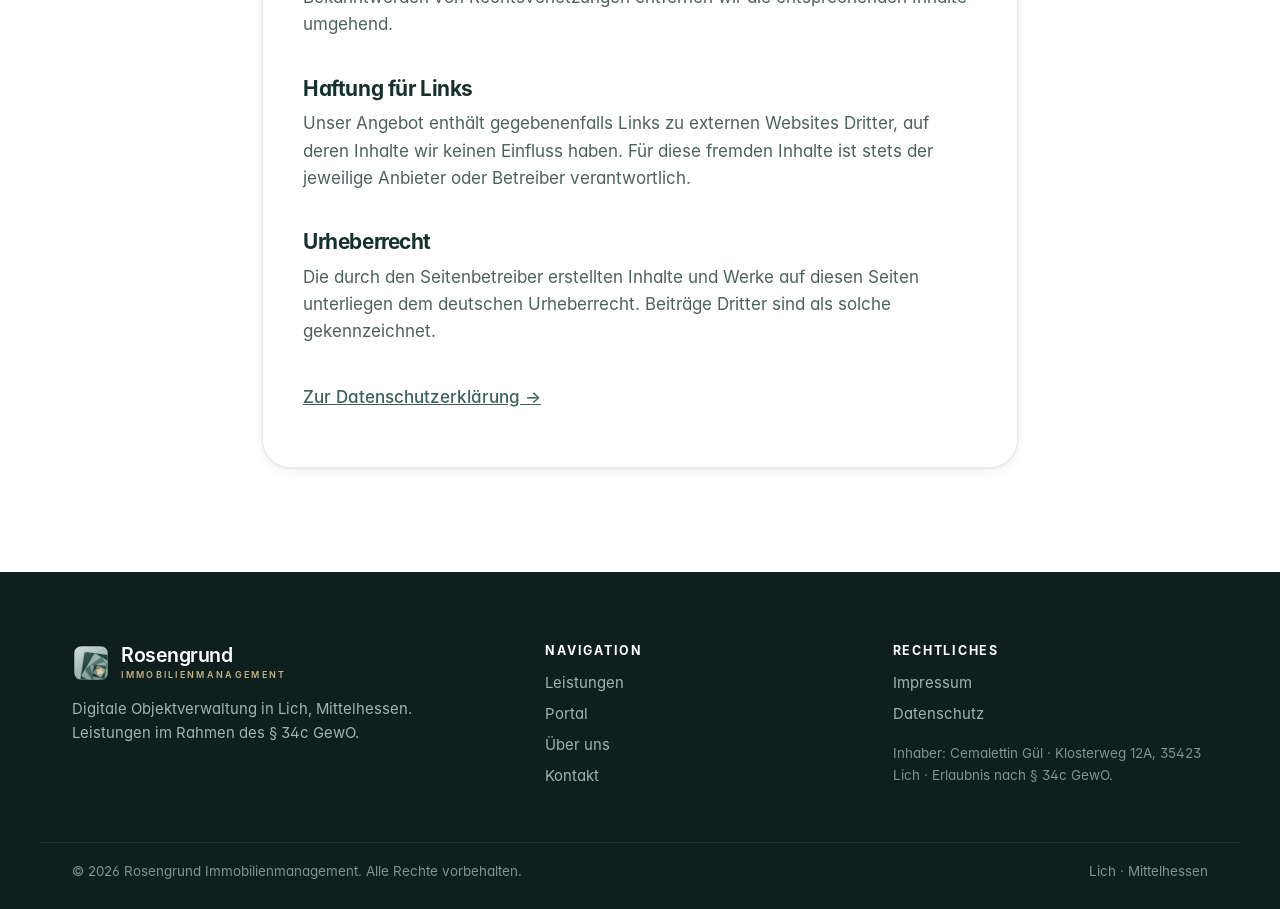
<file: impressum.html>
<!DOCTYPE html>
<html lang="de">
<head>
<meta charset="UTF-8">
<meta name="viewport" content="width=device-width, initial-scale=1.0">
<title>Impressum – Rosengrund Immobilienmanagement</title>
<meta name="description" content="Impressum von Rosengrund Immobilienmanagement, Lich.">
<meta name="robots" content="noindex">
<meta name="theme-color" content="#16302C">
<link rel="canonical" href="https://rosengrund-immo.de/impressum.html">
<link rel="icon" href="favicon.ico" sizes="any">
<link rel="icon" href="favicon.svg" type="image/svg+xml">
<link rel="apple-touch-icon" href="apple-touch-icon.png">
<link rel="manifest" href="site.webmanifest">
<link rel="preload" href="assets/fonts/inter-semibold.woff2" as="font" type="font/woff2" crossorigin>
<link rel="stylesheet" href="assets/css/style.css">
<script>document.documentElement.classList.add('js');</script>
</head>
<body>
<a class="skip-link" href="#main">Zum Inhalt springen</a>

<header class="site-header" id="siteHeader">
  <div class="wrap header-inner">
    <a href="index.html" class="brand" aria-label="Rosengrund Immobilienmanagement – Startseite">
      <img src="assets/img/zeichen.svg" alt="" class="brand-mark" width="38" height="38">
      <span class="brand-text"><span class="brand-name">Rosengrund</span><span class="brand-sub">Immobilienmanagement</span></span>
    </a>
    <nav class="main-nav" aria-label="Hauptnavigation">
      <button class="nav-toggle" aria-expanded="false" aria-controls="navList" id="navToggle">
        <span class="nav-toggle-bar"></span><span class="visually-hidden">Menü öffnen</span>
      </button>
      <ul id="navList" class="nav-list">
        <li><a href="index.html#leistungen">Leistungen</a></li>
        <li><a href="index.html#portal">Portal</a></li>
        <li><a href="index.html#ablauf">Ablauf</a></li>
        <li><a href="index.html#ueber-uns">Über uns</a></li>
        <li><a href="index.html#faq">FAQ</a></li>
        <li><a href="index.html#kontakt" class="nav-cta">Kontakt</a></li>
      </ul>
    </nav>
  </div>
</header>

<main id="main">
<section class="legal-hero">
  <div class="wrap wrap-schmal">
    <a href="index.html" class="zurueck">← Zur Startseite</a>
    <h1>Impressum</h1>
  </div>
</section>
<section class="legal">
  <div class="wrap wrap-schmal"><div class="karte">

  <h2>Angaben gemäß § 5 DDG</h2>
  <p>Rosengrund Immobilienmanagement<br>Einzelunternehmen, Inhaber: Cemalettin Gül<br>Klosterweg 12A<br>35423 Lich</p>

  <h2>Kontakt</h2>
  <p>Telefon: 0162 4723086<br>E-Mail: <a href="mailto:info@rosengrund-immo.de">info@rosengrund-immo.de</a></p>

  <h2>Umsatzsteuer- / Steuernummer</h2>
  <p>Umsatzsteuer-Identifikationsnummer gemäß § 27a UStG: <span class="ph">DE… (falls vorhanden – sonst diese Zeile streichen)</span><br>
    Steuernummer: <span class="ph">…/…/… (optional, nicht verpflichtend im Impressum)</span></p>

  <h2>Berufsrechtliche Angaben</h2>
  <p><strong>Berufsbezeichnung:</strong> Immobilienverwalter (verliehen in der Bundesrepublik Deutschland)</p>
  <p><strong>Erlaubnis nach § 34c Abs. 1 GewO</strong> (Verwaltung von Wohnimmobilien),<br>
    erteilt durch: <span class="ph">Name und Anschrift der erteilenden Behörde (laut Erlaubnisbescheid)</span></p>
  <p><strong>Zuständige Aufsichtsbehörde:</strong> <span class="ph">Name und Anschrift der Aufsichtsbehörde (laut Erlaubnisbescheid)</span></p>
  <p>Es gelten insbesondere die Gewerbeordnung (GewO) und die Makler- und Bauträgerverordnung (MaBV), einsehbar unter
    <a href="https://www.gesetze-im-internet.de" target="_blank" rel="noopener">www.gesetze-im-internet.de</a>.</p>

  <h2>Berufshaftpflichtversicherung</h2>
  <p>Name und Sitz des Versicherers: <span class="ph">Versicherer, Anschrift</span><br>
    Räumlicher Geltungsbereich: <span class="ph">z. B. Deutschland / Europäische Union</span></p>

  <h2>Verbraucherstreitbeilegung</h2>
  <p>Wir sind nicht bereit und nicht verpflichtet, an Streitbeilegungsverfahren vor einer Verbraucherschlichtungsstelle (§ 36 VSBG) teilzunehmen.</p>

  <h2>Haftung für Inhalte</h2>
  <p>Als Diensteanbieter sind wir für eigene Inhalte auf diesen Seiten nach den allgemeinen Gesetzen verantwortlich. Wir sind jedoch nicht
    verpflichtet, übermittelte oder gespeicherte fremde Informationen zu überwachen. Bei Bekanntwerden von Rechtsverletzungen entfernen wir die
    entsprechenden Inhalte umgehend.</p>

  <h2>Haftung für Links</h2>
  <p>Unser Angebot enthält gegebenenfalls Links zu externen Websites Dritter, auf deren Inhalte wir keinen Einfluss haben. Für diese fremden
    Inhalte ist stets der jeweilige Anbieter oder Betreiber verantwortlich.</p>

  <h2>Urheberrecht</h2>
  <p>Die durch den Seitenbetreiber erstellten Inhalte und Werke auf diesen Seiten unterliegen dem deutschen Urheberrecht. Beiträge Dritter sind als solche gekennzeichnet.</p>

  <p style="margin-top:2.4rem"><a href="datenschutz.html">Zur Datenschutzerklärung →</a></p>
  </div></div>
</section>
</main>

<footer class="site-footer">
  <div class="wrap footer-grid">
    <div class="footer-brand">
      <a href="index.html" class="brand" aria-label="Rosengrund Immobilienmanagement – Startseite">
      <img src="assets/img/zeichen.svg" alt="" class="brand-mark" width="38" height="38">
      <span class="brand-text"><span class="brand-name">Rosengrund</span><span class="brand-sub">Immobilienmanagement</span></span>
    </a>
      <p>Digitale Objektverwaltung in Lich, Mittelhessen.<br>Leistungen im Rahmen des § 34c GewO.</p>
    </div>
    <nav class="footer-nav" aria-label="Footer-Navigation">
      <h4>Navigation</h4>
      <ul>
        <li><a href="index.html#leistungen">Leistungen</a></li>
        <li><a href="index.html#portal">Portal</a></li>
        <li><a href="index.html#ueber-uns">Über uns</a></li>
        <li><a href="index.html#kontakt">Kontakt</a></li>
      </ul>
    </nav>
    <nav class="footer-nav" aria-label="Rechtliches">
      <h4>Rechtliches</h4>
      <ul>
        <li><a href="impressum.html">Impressum</a></li>
        <li><a href="datenschutz.html">Datenschutz</a></li>
      </ul>
      <p class="footer-legal">Inhaber: Cemalettin Gül · Klosterweg 12A, 35423 Lich · Erlaubnis nach § 34c GewO.</p>
    </nav>
  </div>
  <div class="wrap footer-bottom">
    <p>© <span data-jahr>2026</span> Rosengrund Immobilienmanagement. Alle Rechte vorbehalten.</p>
    <p>Lich · Mittelhessen</p>
  </div>
</footer>
<script src="assets/js/main.js"></script>
</body>
</html>
</file>
<file: assets/css/style.css>
/* =========================================================
   Rosengrund Immobilienmanagement
   Farben und Form aus dem Logo: Salbei, Schiefer, Tanne – ruhig, kühl, mit Tiefe.
   Schrift: Inter, lokal eingebunden (keine externen Anfragen).
   ========================================================= */
@font-face{font-family:"Inter";src:url("../fonts/inter-regular.woff2") format("woff2");font-weight:400;font-style:normal;font-display:swap}
@font-face{font-family:"Inter";src:url("../fonts/inter-medium.woff2") format("woff2");font-weight:500;font-style:normal;font-display:swap}
@font-face{font-family:"Inter";src:url("../fonts/inter-semibold.woff2") format("woff2");font-weight:600;font-style:normal;font-display:swap}
@font-face{font-family:"Inter";src:url("../fonts/inter-bold.woff2") format("woff2");font-weight:700;font-style:normal;font-display:swap}

:root{
  --weiss:#FFFFFF;
  --kuehl:#F4F6F5;
  --nebel:#E6EDEA;
  --salbei-hell:#C3D3CE;
  --salbei:#90A9A2;
  --salbei-tief:#7F9C95;
  --schiefer:#3E625B;
  --tanne:#16302C;
  --nacht:#0F1F1D;
  --gold:#C4B48A;

  --text:#16302C;
  --text-2:#4C625E;
  --text-3:#6E8580;
  --linie:rgba(22,48,44,.10);
  --linie-hell:rgba(255,255,255,.12);

  --r-s:12px; --r:18px; --r-l:28px;
  --schatten-s:0 1px 2px rgba(15,31,29,.06),0 4px 12px rgba(15,31,29,.06);
  --schatten:0 2px 4px rgba(15,31,29,.05),0 12px 32px rgba(15,31,29,.10);
  --schatten-l:0 6px 10px rgba(15,31,29,.08),0 30px 60px -10px rgba(15,31,29,.22);

  --schrift:"Inter",-apple-system,BlinkMacSystemFont,"Segoe UI",Roboto,"Helvetica Neue",Arial,sans-serif;
  --breite:1200px;
}

*,*::before,*::after{box-sizing:border-box}
html{scroll-behavior:smooth;-webkit-text-size-adjust:100%}
body{margin:0;font-family:var(--schrift);font-size:17px;line-height:1.6;color:var(--text);background:var(--weiss);
  -webkit-font-smoothing:antialiased;text-rendering:optimizeLegibility;font-feature-settings:"cv11","ss01"}
img,svg{max-width:100%;display:block}
a{color:inherit}
h1,h2,h3,h4{font-weight:700;line-height:1.12;letter-spacing:-.028em;margin:0 0 .5em;color:var(--tanne)}
h3{letter-spacing:-.018em;font-weight:600}
p{margin:0 0 1rem}
strong{font-weight:600}

.wrap{width:100%;max-width:var(--breite);margin-inline:auto;padding-inline:clamp(16px,4vw,32px)}
.wrap-schmal{max-width:820px}
.visually-hidden{position:absolute!important;width:1px;height:1px;overflow:hidden;clip:rect(0 0 0 0);white-space:nowrap}
.skip-link{position:absolute;left:-999px;top:8px;background:var(--tanne);color:#fff;padding:.6rem 1rem;border-radius:10px;z-index:300}
.skip-link:focus{left:8px}
:focus-visible{outline:3px solid var(--salbei);outline-offset:3px;border-radius:6px}

/* ---------- Knöpfe ---------- */
.btn{display:inline-flex;align-items:center;justify-content:center;gap:.5rem;font:600 .98rem/1 var(--schrift);letter-spacing:-.005em;
  padding:.95rem 1.5rem;border-radius:999px;border:1px solid transparent;cursor:pointer;text-decoration:none;
  transition:transform .2s ease,box-shadow .25s ease,background .25s ease,color .25s ease}
.btn-primary{background:var(--tanne);color:#fff;box-shadow:0 8px 20px -8px rgba(22,48,44,.55)}
.btn-primary:hover{background:#1d3d38;transform:translateY(-1px);box-shadow:0 14px 28px -10px rgba(22,48,44,.6)}
.btn-ghost{background:var(--weiss);color:var(--tanne);border-color:var(--linie);box-shadow:var(--schatten-s)}
.btn-ghost:hover{transform:translateY(-1px);box-shadow:var(--schatten)}
.btn-hell{background:#fff;color:var(--tanne)}
.btn-hell:hover{transform:translateY(-1px)}
.btn-block{width:100%}
.btn .pfeil{transition:transform .2s ease}
.btn:hover .pfeil{transform:translateX(3px)}

/* ---------- Kopfzeile ---------- */
.site-header{position:sticky;top:0;z-index:100;background:rgba(255,255,255,.78);
  -webkit-backdrop-filter:saturate(180%) blur(16px);backdrop-filter:saturate(180%) blur(16px);
  border-bottom:1px solid transparent;transition:border-color .3s ease,box-shadow .3s ease}
.site-header.scrolled{border-bottom-color:var(--linie);box-shadow:0 6px 24px -18px rgba(15,31,29,.5)}
.header-inner{display:flex;align-items:center;justify-content:space-between;gap:1rem;min-height:72px}
.brand{display:flex;align-items:center;gap:.7rem;text-decoration:none;color:var(--tanne)}
.brand-mark{width:38px;height:38px;flex:none;filter:drop-shadow(0 3px 5px rgba(15,31,29,.22))}
.brand-text{display:flex;flex-direction:column;line-height:1}
.brand-name{font-weight:600;font-size:1.22rem;letter-spacing:-.025em}
.brand-sub{font-weight:600;font-size:.56rem;letter-spacing:.26em;text-transform:uppercase;color:var(--text-3);margin-top:.32rem}

.main-nav{display:flex;align-items:center}
.nav-list{display:flex;align-items:center;gap:.2rem;list-style:none;margin:0;padding:0}
.nav-list a{display:block;padding:.55rem .85rem;border-radius:999px;text-decoration:none;font-size:.93rem;font-weight:500;color:var(--text-2);transition:background .2s ease,color .2s ease}
.nav-list a:hover{background:var(--kuehl);color:var(--tanne)}
.nav-list a.nav-cta{background:var(--tanne);color:#fff;margin-left:.5rem;padding:.6rem 1.1rem}
.nav-list a.nav-cta:hover{background:#1d3d38}
.nav-toggle{display:none;width:44px;height:44px;border:0;border-radius:12px;background:var(--kuehl);cursor:pointer;position:relative}
.nav-toggle-bar,.nav-toggle-bar::before,.nav-toggle-bar::after{position:absolute;left:12px;width:20px;height:2px;border-radius:2px;background:var(--tanne);content:"";transition:transform .25s ease,opacity .2s ease}
.nav-toggle-bar{top:21px}
.nav-toggle-bar::before{left:0;top:-6px}
.nav-toggle-bar::after{left:0;top:6px}
.nav-toggle[aria-expanded="true"] .nav-toggle-bar{background:transparent}
.nav-toggle[aria-expanded="true"] .nav-toggle-bar::before{transform:translateY(6px) rotate(45deg)}
.nav-toggle[aria-expanded="true"] .nav-toggle-bar::after{transform:translateY(-6px) rotate(-45deg)}

/* ---------- Abschnitte ---------- */
.section{padding-block:clamp(72px,10vw,128px)}
.section-kuehl{background:var(--kuehl)}
.section-dunkel{background:radial-gradient(1200px 600px at 85% -10%,rgba(144,169,162,.18),transparent 60%),var(--tanne);color:#E6EDEA}
.section-dunkel h2,.section-dunkel h3,.section-dunkel h4{color:#fff}
.section-head{max-width:760px;margin:0 auto clamp(40px,6vw,64px);text-align:center}
.section-head.links{margin-left:0;text-align:left}
.eyebrow{display:inline-flex;align-items:center;gap:.5rem;font-size:.78rem;font-weight:600;letter-spacing:.16em;text-transform:uppercase;color:var(--salbei-tief);margin-bottom:1rem}
.eyebrow::before{content:"";width:18px;height:2px;border-radius:2px;background:currentColor;opacity:.7}
.section-dunkel .eyebrow{color:var(--salbei-hell)}
h2{font-size:clamp(2rem,4.2vw,3rem)}
.section-sub{font-size:clamp(1.05rem,1.6vw,1.2rem);color:var(--text-2);margin:0}
.section-dunkel .section-sub{color:#B9CBC6}

/* ---------- Hero ---------- */
.hero{position:relative;overflow:hidden;padding-block:clamp(28px,4.5vw,64px) clamp(48px,7vw,96px);
  background:radial-gradient(900px 520px at 78% 30%,rgba(195,211,206,.45),transparent 65%),linear-gradient(180deg,#fff 0%,var(--kuehl) 100%)}
.hero-inner{display:grid;grid-template-columns:1.1fr .9fr;gap:clamp(32px,5vw,72px);align-items:center}
.hero h1{font-size:clamp(2.4rem,4.6vw,3.7rem);letter-spacing:-.038em;line-height:1.04;margin-bottom:.5em}
.hero h1 .accent{display:block;color:var(--schiefer);font-size:.62em;letter-spacing:-.028em;line-height:1.15;margin-top:.35em;font-weight:600}
.hero-lead{font-size:clamp(1.08rem,1.7vw,1.25rem);color:var(--text-2);max-width:560px}
.hero-actions{display:flex;flex-wrap:wrap;gap:.75rem;margin:2rem 0 2.2rem}
.hero-badges{display:flex;flex-wrap:wrap;gap:.5rem;list-style:none;padding:0;margin:0}
.hero-badges li{display:inline-flex;align-items:center;gap:.5rem;padding:.45rem .85rem;border-radius:999px;background:rgba(255,255,255,.8);border:1px solid var(--linie);font-size:.88rem;font-weight:500;color:var(--text-2);box-shadow:var(--schatten-s)}
.badge-dot{width:8px;height:8px;border-radius:50%;background:var(--salbei-tief);box-shadow:0 0 0 3px rgba(144,169,162,.25)}

.hero-art{position:relative;min-height:420px;display:flex;align-items:center;justify-content:center}
.hero-mark{width:min(320px,70%);height:auto;transform:rotate(-5deg);
  filter:drop-shadow(0 46px 40px rgba(15,31,29,.28)) drop-shadow(0 10px 12px rgba(15,31,29,.14));animation:schweben 9s ease-in-out infinite}
@keyframes schweben{0%,100%{transform:rotate(-5deg) translateY(0)}50%{transform:rotate(-4deg) translateY(-10px)}}
.hero-card{position:absolute;left:0;bottom:6%;width:min(270px,62%);padding:14px 16px;border-radius:var(--r);
  background:rgba(255,255,255,.82);-webkit-backdrop-filter:blur(14px);backdrop-filter:blur(14px);border:1px solid rgba(255,255,255,.9);box-shadow:var(--schatten-l)}
.hero-card .hc-kopf{display:flex;align-items:center;justify-content:space-between;font-size:.78rem;font-weight:600;color:var(--text-3);margin-bottom:.6rem}
.hero-card .hc-zeile{display:flex;justify-content:space-between;align-items:center;gap:.6rem;font-size:.84rem;padding:.42rem 0;border-top:1px solid var(--linie)}
.status{font-size:.72rem;font-weight:600;padding:.18rem .55rem;border-radius:999px;white-space:nowrap}
.status-ok{background:#E3EEEA;color:#2F5550}
.status-arbeit{background:#F1ECDD;color:#7A6A3F}
.status-zahl{background:var(--tanne);color:#fff;min-width:1.4rem;text-align:center}
.live-punkt{display:inline-flex;align-items:center;gap:.35rem;color:var(--schiefer)}
.live-punkt::before{content:"";width:7px;height:7px;border-radius:50%;background:#4E9A84;box-shadow:0 0 0 0 rgba(78,154,132,.6);animation:puls 2s infinite}
@keyframes puls{0%{box-shadow:0 0 0 0 rgba(78,154,132,.55)}70%{box-shadow:0 0 0 8px rgba(78,154,132,0)}100%{box-shadow:0 0 0 0 rgba(78,154,132,0)}}

/* ---------- Kennzahlen ---------- */
.stats{margin-top:-1px;background:var(--kuehl);padding-bottom:clamp(40px,6vw,72px)}
.stats-grid{display:grid;grid-template-columns:repeat(4,1fr);gap:14px}
.stat{background:#fff;border-radius:var(--r);padding:22px 22px 20px;box-shadow:var(--schatten-s);border:1px solid var(--linie)}
.stat-num{display:block;font-size:clamp(1.6rem,2.6vw,2.1rem);font-weight:700;letter-spacing:-.035em;color:var(--tanne);line-height:1.1}
.stat-label{display:block;margin-top:.4rem;font-size:.9rem;color:var(--text-3);line-height:1.45}

/* ---------- Leistungen ---------- */
.feature-card{display:grid;grid-template-columns:1.15fr .85fr;gap:clamp(24px,4vw,48px);align-items:center;padding:clamp(24px,4vw,48px);
  border-radius:var(--r-l);background:linear-gradient(160deg,#fff 0%,var(--kuehl) 100%);border:1px solid var(--linie);box-shadow:var(--schatten);margin-bottom:18px}
.tag{display:inline-block;font-size:.74rem;font-weight:600;letter-spacing:.08em;text-transform:uppercase;color:var(--schiefer);background:var(--nebel);padding:.3rem .7rem;border-radius:999px;margin-bottom:1rem}
.feature-card h3{font-size:clamp(1.6rem,2.6vw,2.1rem)}
.feature-card p{color:var(--text-2)}
.check-list{list-style:none;padding:0;margin:1.2rem 0 0;display:grid;gap:.65rem}
.check-list li{position:relative;padding-left:2rem;color:var(--text-2);font-size:.98rem}
.check-list li::before{content:"";position:absolute;left:0;top:.18rem;width:1.3rem;height:1.3rem;border-radius:7px;background:var(--nebel)
  url("data:image/svg+xml,%3Csvg xmlns='http://www.w3.org/2000/svg' viewBox='0 0 24 24' fill='none' stroke='%233E625B' stroke-width='3' stroke-linecap='round' stroke-linejoin='round'%3E%3Cpath d='M5 12.5l4.5 4.5L19 7.5'/%3E%3C/svg%3E") center/70% no-repeat}

.mini-portal{background:#fff;border-radius:var(--r);box-shadow:var(--schatten-l);padding:16px;border:1px solid var(--linie)}
.mini-portal-head{display:flex;align-items:center;gap:6px;margin-bottom:10px}
.mp-dot{width:9px;height:9px;border-radius:50%;background:var(--nebel)}
.mp-title{margin-left:6px;font-size:.8rem;font-weight:600;color:var(--text-3)}
.mini-row{display:flex;justify-content:space-between;align-items:center;gap:.6rem;padding:.55rem 0;border-top:1px solid var(--linie);font-size:.88rem;color:var(--text-2)}
.mini-bar{height:8px;border-radius:99px;background:var(--nebel);margin-top:12px;overflow:hidden}
.mini-bar i{display:block;height:100%;border-radius:99px;background:linear-gradient(90deg,var(--salbei),var(--schiefer))}
.mini-cap{display:block;margin-top:8px;font-size:.76rem;color:var(--text-3)}

.cards-grid{display:grid;grid-template-columns:repeat(3,1fr);gap:18px}
.card{background:#fff;border-radius:var(--r-l);padding:28px;border:1px solid var(--linie);box-shadow:var(--schatten-s);transition:transform .25s ease,box-shadow .25s ease}
.card:hover{transform:translateY(-3px);box-shadow:var(--schatten)}
.card p{color:var(--text-2);margin:0;font-size:.98rem}
.ico{width:46px;height:46px;border-radius:14px;display:grid;place-items:center;margin-bottom:1.1rem;
  background:linear-gradient(160deg,var(--salbei-hell),var(--salbei));color:var(--tanne);box-shadow:0 6px 14px -6px rgba(15,31,29,.35),inset 0 1px 0 rgba(255,255,255,.5)}
.ico svg{width:22px;height:22px}

/* ---------- Portal (dunkel) ---------- */
.portal-grid{display:grid;grid-template-columns:repeat(3,1fr);gap:16px}
.glass{border-radius:var(--r-l);padding:28px;background:linear-gradient(160deg,rgba(255,255,255,.08),rgba(255,255,255,.03));
  border:1px solid var(--linie-hell);box-shadow:0 20px 40px -24px rgba(0,0,0,.6);transition:transform .25s ease,background .25s ease}
.glass:hover{transform:translateY(-3px);background:linear-gradient(160deg,rgba(255,255,255,.11),rgba(255,255,255,.04))}
.glass p{color:#B9CBC6;margin:0;font-size:.97rem}
.glass .ico{background:linear-gradient(160deg,#C3D3CE,#90A9A2)}
.audience{display:grid;grid-template-columns:repeat(3,1fr);gap:16px;margin-top:clamp(40px,6vw,64px);padding-top:clamp(32px,5vw,48px);border-top:1px solid var(--linie-hell)}
.audience h4{font-size:1.1rem;margin-bottom:.4rem}
.audience p{color:#B9CBC6;margin:0;font-size:.97rem}

/* ---------- Ablauf ---------- */
.steps{list-style:none;margin:0;padding:0;display:grid;grid-template-columns:repeat(4,1fr);gap:18px;counter-reset:s}
.step{position:relative;background:#fff;border-radius:var(--r-l);padding:28px 24px;border:1px solid var(--linie);box-shadow:var(--schatten-s)}
.step-num{display:inline-grid;place-items:center;width:44px;height:44px;border-radius:14px;margin-bottom:1rem;font-weight:700;font-size:.95rem;color:#fff;
  background:linear-gradient(160deg,var(--schiefer),var(--tanne));box-shadow:0 8px 16px -8px rgba(15,31,29,.6)}
.step p{color:var(--text-2);margin:0;font-size:.97rem}

/* ---------- Über uns ---------- */
.about-grid{display:grid;grid-template-columns:1.1fr .9fr;gap:clamp(32px,6vw,80px);align-items:center}
.about-grid p{color:var(--text-2)}
.about-points{list-style:none;padding:0;margin:0;display:grid;gap:12px}
.about-points li{display:flex;gap:14px;align-items:flex-start;background:#fff;border-radius:var(--r);padding:18px 20px;border:1px solid var(--linie);box-shadow:var(--schatten-s);color:var(--text-2)}
.about-points li strong{display:block;color:var(--tanne);font-size:1.02rem;margin-bottom:.1rem}
.about-points .ico{width:38px;height:38px;border-radius:12px;margin:0;flex:none}
.about-points .ico svg{width:18px;height:18px}

/* ---------- FAQ ---------- */
.faq-list{display:grid;gap:10px}
.faq{background:#fff;border-radius:var(--r);border:1px solid var(--linie);box-shadow:var(--schatten-s);transition:box-shadow .25s ease}
.faq[open]{box-shadow:var(--schatten)}
.faq summary{list-style:none;cursor:pointer;padding:20px 56px 20px 22px;font-weight:600;color:var(--tanne);position:relative}
.faq summary::-webkit-details-marker{display:none}
.faq summary::after{content:"";position:absolute;right:20px;top:50%;width:24px;height:24px;margin-top:-12px;border-radius:8px;background:var(--kuehl)
  url("data:image/svg+xml,%3Csvg xmlns='http://www.w3.org/2000/svg' viewBox='0 0 24 24' fill='none' stroke='%2316302C' stroke-width='2.4' stroke-linecap='round'%3E%3Cpath d='M12 6v12M6 12h12'/%3E%3C/svg%3E") center/60% no-repeat;transition:transform .25s ease}
.faq[open] summary::after{transform:rotate(45deg)}
.faq p{padding:0 22px 20px;margin:0;color:var(--text-2)}

/* ---------- Kontakt ---------- */
.contact-grid{display:grid;grid-template-columns:.9fr 1.1fr;gap:clamp(32px,6vw,72px);align-items:start}
.contact-list{list-style:none;padding:0;margin:2rem 0 0;display:grid;gap:12px}
.contact-list li{display:flex;flex-direction:column;gap:.15rem;padding:16px 18px;border-radius:var(--r);background:rgba(255,255,255,.06);border:1px solid var(--linie-hell)}
.c-label{font-size:.76rem;font-weight:600;letter-spacing:.12em;text-transform:uppercase;color:var(--salbei-hell)}
.c-value{font-size:1.06rem;font-weight:500;color:#fff;text-decoration:none}
a.c-value:hover{text-decoration:underline;text-underline-offset:3px}

.contact-form{background:#fff;color:var(--text);border-radius:var(--r-l);padding:clamp(22px,4vw,36px);box-shadow:0 30px 60px -20px rgba(0,0,0,.55)}
.field{display:flex;flex-direction:column;gap:.4rem;margin-bottom:14px}
.field-row{display:grid;grid-template-columns:1fr 1fr;gap:14px}
.field label{font-size:.86rem;font-weight:600;color:var(--tanne)}
.opt{font-weight:400;color:var(--text-3)}
.field input,.field select,.field textarea{font:inherit;font-size:1rem;color:var(--text);background:var(--kuehl);border:1px solid transparent;border-radius:12px;padding:.8rem .95rem;transition:border-color .2s ease,background .2s ease,box-shadow .2s ease;width:100%}
.field textarea{resize:vertical;min-height:130px}
.field input:focus,.field select:focus,.field textarea:focus{outline:none;background:#fff;border-color:var(--salbei);box-shadow:0 0 0 4px rgba(144,169,162,.25)}
.hp{position:absolute;left:-9999px;width:1px;height:1px;overflow:hidden}
.consent{display:flex;gap:.7rem;align-items:flex-start;font-size:.88rem;color:var(--text-2);margin:6px 0 18px}
.consent input{margin-top:.25rem;width:18px;height:18px;accent-color:var(--tanne);flex:none}
.link{color:var(--schiefer);font-weight:600}
.form-note{margin:.8rem 0 0;font-size:.9rem;min-height:1.2em}
.form-note.ok{color:#2F6B57}
.form-note.err{color:#A3392E}

/* ---------- Fußzeile ---------- */
.site-footer{background:var(--nacht);color:#9FB5AF;padding-top:clamp(48px,7vw,72px);font-size:.93rem}
.footer-grid{display:grid;grid-template-columns:1.4fr 1fr 1fr;gap:32px;padding-bottom:40px}
.footer-brand .brand{color:#fff;margin-bottom:1rem}
.footer-brand .brand-sub{color:var(--gold)}
.footer-brand p{margin:0;max-width:340px}
.footer-nav h4{font-size:.78rem;letter-spacing:.14em;text-transform:uppercase;color:#fff;margin-bottom:.9rem}
.footer-nav ul{list-style:none;margin:0;padding:0;display:grid;gap:.45rem}
.footer-nav a{color:#9FB5AF;text-decoration:none}
.footer-nav a:hover{color:#fff}
.footer-legal{margin-top:1rem;font-size:.84rem;color:#7E968F}
.footer-bottom{display:flex;justify-content:space-between;gap:1rem;flex-wrap:wrap;border-top:1px solid rgba(255,255,255,.08);padding-block:18px 26px;font-size:.84rem;color:#7E968F}
.footer-bottom p{margin:0}

/* ---------- Rechtliche Seiten ---------- */
.legal-hero{background:linear-gradient(180deg,#fff,var(--kuehl));padding-block:clamp(40px,7vw,72px) clamp(28px,5vw,48px)}
.legal-hero h1{font-size:clamp(2.2rem,5vw,3.2rem);margin:0}
.legal{padding-block:clamp(32px,5vw,56px) clamp(64px,9vw,104px)}
.legal h2{font-size:1.3rem;margin-top:2.4rem;letter-spacing:-.02em}
.legal h2:first-child{margin-top:0}
.legal p,.legal li{color:var(--text-2)}
.legal a{color:var(--schiefer);font-weight:500}
.legal .karte{background:#fff;border:1px solid var(--linie);border-radius:var(--r-l);box-shadow:var(--schatten-s);padding:clamp(22px,4vw,40px)}
.ph{background:#FBE3E0;color:#9C362C;padding:.05rem .4rem;border-radius:5px;font-weight:600}
.zurueck{display:inline-flex;align-items:center;gap:.4rem;margin-bottom:1rem;color:var(--text-3);text-decoration:none;font-weight:500;font-size:.93rem}
.zurueck:hover{color:var(--tanne)}

/* ---------- 404 ---------- */
.fehler{min-height:calc(100vh - 72px);display:grid;place-items:center;text-align:center;padding:48px 16px;
  background:radial-gradient(700px 400px at 50% 30%,rgba(195,211,206,.45),transparent 70%),var(--kuehl)}
.fehler img{width:120px;height:120px;margin:0 auto 1.6rem;filter:drop-shadow(0 26px 24px rgba(15,31,29,.26));transform:rotate(-5deg)}
.fehler h1{font-size:clamp(2rem,5vw,3rem)}
.fehler p{color:var(--text-2)}

/* ---------- Einblenden beim Scrollen ---------- */
.js .reveal{opacity:0;transform:translateY(18px);transition:opacity .7s ease,transform .7s cubic-bezier(.2,.7,.2,1)}
.js .reveal.in{opacity:1;transform:none}
@media (prefers-reduced-motion:reduce){
  html{scroll-behavior:auto}
  .js .reveal{opacity:1;transform:none;transition:none}
  .hero-mark,.live-punkt::before{animation:none}
}
@media print{.js .reveal{opacity:1;transform:none}.site-header{position:static}}

/* ---------- Anpassung an kleinere Bildschirme ---------- */
@media (max-width:1020px){
  .hero-inner,.about-grid,.contact-grid,.feature-card{grid-template-columns:1fr}
  .hero-art{min-height:340px;order:-1}
  .hero-card{left:50%;transform:translateX(-120%)}
  .stats-grid{grid-template-columns:repeat(2,1fr)}
  .cards-grid,.portal-grid{grid-template-columns:repeat(2,1fr)}
  .steps{grid-template-columns:repeat(2,1fr)}
  .footer-grid{grid-template-columns:1fr 1fr}
  .footer-brand{grid-column:1/-1}
}
@media (max-width:860px){
  .nav-toggle{display:block}
  .nav-list{position:absolute;top:calc(100% + 8px);left:12px;right:12px;flex-direction:column;align-items:stretch;gap:2px;padding:10px;
    background:rgba(255,255,255,.97);-webkit-backdrop-filter:blur(16px);backdrop-filter:blur(16px);border:1px solid var(--linie);border-radius:var(--r);box-shadow:var(--schatten-l);
    opacity:0;visibility:hidden;transform:translateY(-6px);transition:opacity .2s ease,transform .2s ease,visibility .2s}
  .nav-list.open{opacity:1;visibility:visible;transform:none}
  .nav-list a{padding:.8rem 1rem;font-size:1rem}
  .nav-list a.nav-cta{margin:.3rem 0 0;text-align:center}
}
@media (max-width:640px){
  body{font-size:16px}
  .hero-art{min-height:230px}
  .hero-mark{width:min(180px,52%)}
  .hero-card{display:none}
  .cards-grid,.portal-grid,.audience,.steps,.field-row{grid-template-columns:1fr}
  .stats-grid{grid-template-columns:1fr 1fr;gap:10px}
  .stat{padding:16px}
  .footer-grid{grid-template-columns:1fr}
  .hero-actions .btn{flex:1 1 100%}
}
</file>
